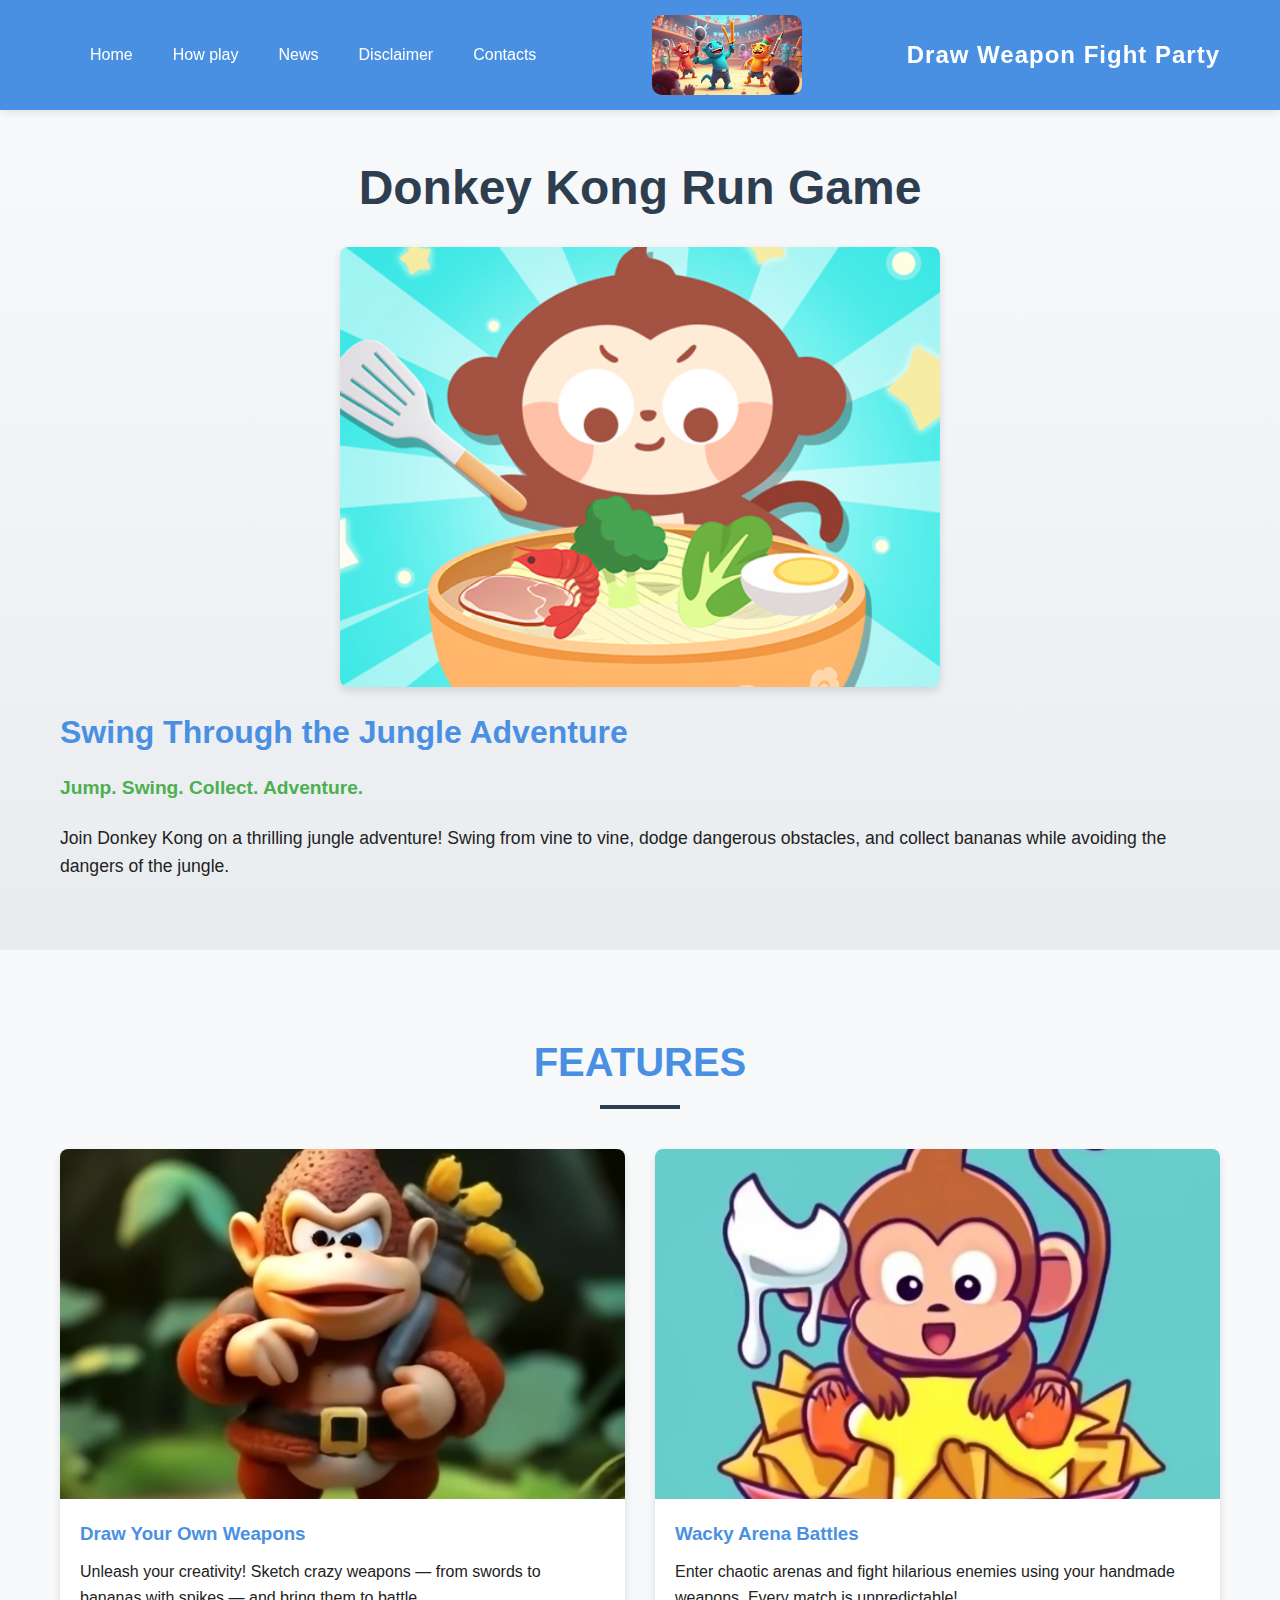
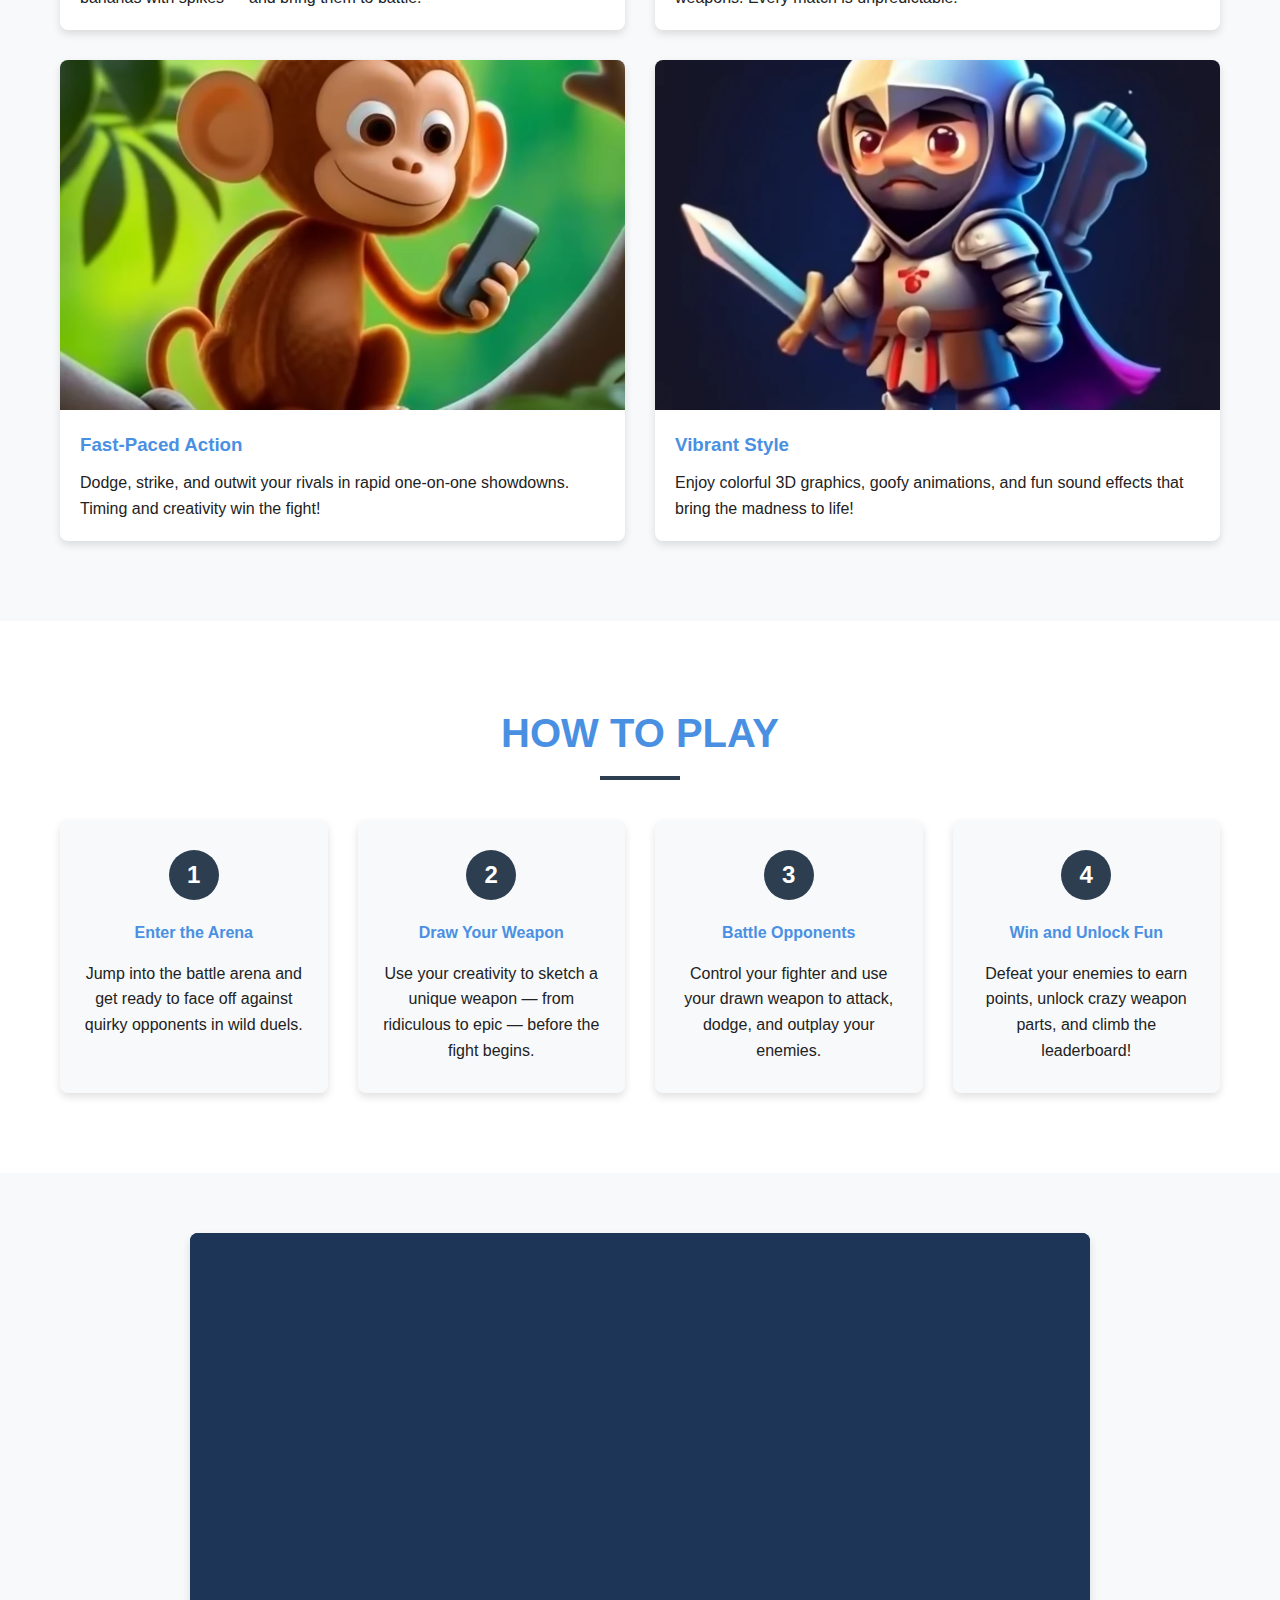
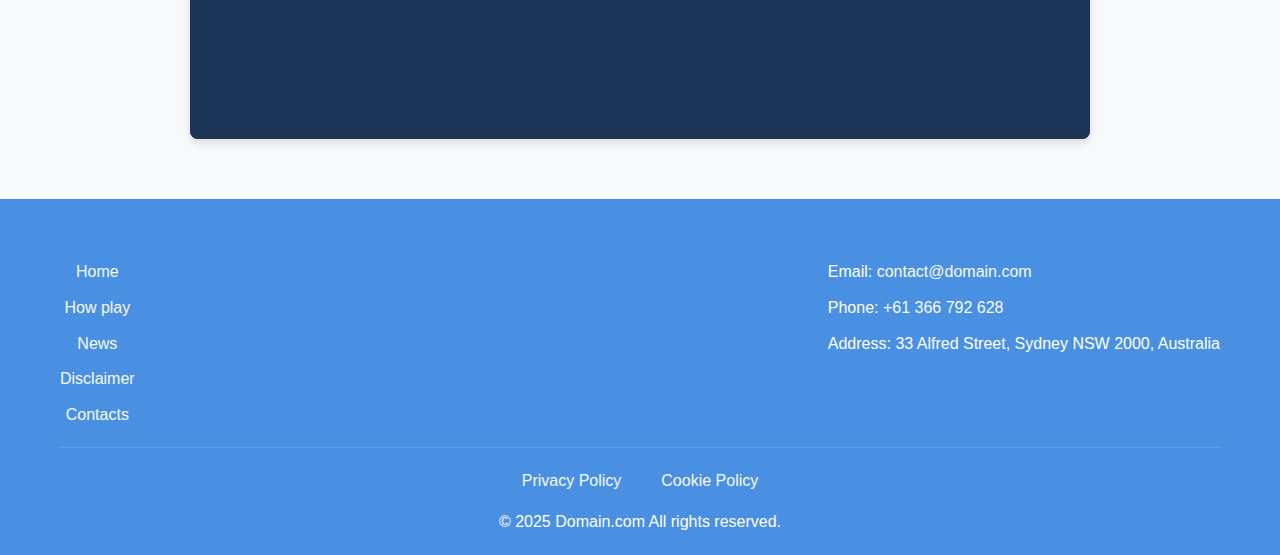
<file: index.html>
<!DOCTYPE html>
<html lang="en">
  <head>
    <meta charset="UTF-8" />
    <meta name="viewport" content="width=device-width, initial-scale=1.0" />
    <title>Chinese Food - Chef Dudu Game | Cook & Serve</title>
    <meta
      name="description"
      content="Play Chinese Food - Chef Dudu and become a master chef! Cook delicious Chinese dishes, serve customers, and manage your time in this fun cooking game."
    />
    <meta
      name="keywords"
      content="Red Ball, Christmas game, holiday game, puzzle game, adventure game, online game, free game"
    />

    <!-- Open Graph Tags -->
    <meta
      property="og:title"
      content="Red Ball Christmas Love Game - Roll Through Holiday Adventure"
    />
    <meta
      property="og:description"
      content="Play Red Ball Christmas Love Game - a festive adventure where you roll, jump and solve puzzles in a winter wonderland. Perfect holiday fun for all ages!"
    />
    <meta property="og:image" content="images/red-ball-christmas-og.jpg" />
    <meta property="og:url" content="https://domain.com" />
    <meta property="og:type" content="website" />

    <link rel="stylesheet" href="css/style.css" />
    <link rel="icon" href="images/favicon.ico" type="image/x-icon" />
  </head>
  <body>
    <div class="cookie-bar" id="cookieBar">
      <div class="cookie-content">
        <h3>Cookies.</h3>
        <p>
          By using this website you automatically accept that we use cookies.
          <a href="#" id="whatFor">What for?</a>
        </p>
        <button id="acceptCookies" class="btn-primary">Accept</button>
      </div>
    </div>

    <header>
      <div class="container">
        <nav>
          <div class="logo">
            <a href="./">RED BALL CHRISTMAS</a>
          </div>
          <div class="menu-toggle" id="menuToggle">
            <span></span>
            <span></span>
            <span></span>
          </div>
          <div>
            <img class="logo-img" src="./images/logo.jpg" alt="game logo" />
          </div>
          <ul class="nav-links" id="navLinks">
            <li><a href="./" class="active">Home</a></li>
            <li><a href="how-to-play.html">How play</a></li>
            <li><a href="news.html">News</a></li>
            <li><a href="disclaimer.html">Disclaimer</a></li>
            <li><a href="contacts.html">Contacts</a></li>
          </ul>
        </nav>
      </div>
    </header>

    <main>
      <section class="hero">
        <div class="container">
          <div class="hero-content">
            <div class="hero-text">
              <h1 class="game-title">Donkey Kong Run Game</h1>
              <div>
                <img
                  class="hero-image"
                  src="images/hero-img.jpg"
                  alt="Donkey Kong Run Game screenshot showing Donkey Kong swinging through the jungle"
                />
              </div>
              <h2 class="game-subtitle">Swing Through the Jungle Adventure</h2>
              <p class="game-tagline">Jump. Swing. Collect. Adventure.</p>
              <p class="game-description">
                Join Donkey Kong on a thrilling jungle adventure! Swing from
                vine to vine, dodge dangerous obstacles, and collect bananas
                while avoiding the dangers of the jungle.
              </p>
            </div>
          </div>
        </div>
      </section>

      <section class="features">
        <div class="container">
          <h2 class="section-title">FEATURES</h2>
          <div class="features-grid">
            <div class="feature">
              <img src="images/feature-1.png" alt="Draw Your Own Weapons" />
              <h3>Draw Your Own Weapons</h3>
              <p>
                Unleash your creativity! Sketch crazy weapons — from swords to
                bananas with spikes — and bring them to battle.
              </p>
            </div>
            <div class="feature">
              <img src="images/feature-2.png" alt="Battle in Funny Arenas" />
              <h3>Wacky Arena Battles</h3>
              <p>
                Enter chaotic arenas and fight hilarious enemies using your
                handmade weapons. Every match is unpredictable!
              </p>
            </div>
            <div class="feature">
              <img src="images/feature-3.png" alt="Fast and Fun Combat" />
              <h3>Fast-Paced Action</h3>
              <p>
                Dodge, strike, and outwit your rivals in rapid one-on-one
                showdowns. Timing and creativity win the fight!
              </p>
            </div>
            <div class="feature">
              <img
                src="images/feature-4.png"
                alt="Bright Graphics and Crazy Sound Effects"
              />
              <h3>Vibrant Style</h3>
              <p>
                Enjoy colorful 3D graphics, goofy animations, and fun sound
                effects that bring the madness to life!
              </p>
            </div>
          </div>
        </div>
      </section>

      <section class="how-to-play">
        <div class="container">
          <h2 class="section-title">HOW TO PLAY</h2>
          <div class="steps-container">
            <div class="step">
              <div class="step-number">1</div>
              <h3>Enter the Arena</h3>
              <p>
                Jump into the battle arena and get ready to face off against
                quirky opponents in wild duels.
              </p>
            </div>
            <div class="step">
              <div class="step-number">2</div>
              <h3>Draw Your Weapon</h3>
              <p>
                Use your creativity to sketch a unique weapon — from ridiculous
                to epic — before the fight begins.
              </p>
            </div>
            <div class="step">
              <div class="step-number">3</div>
              <h3>Battle Opponents</h3>
              <p>
                Control your fighter and use your drawn weapon to attack, dodge,
                and outplay your enemies.
              </p>
            </div>
            <div class="step">
              <div class="step-number">4</div>
              <h3>Win and Unlock Fun</h3>
              <p>
                Defeat your enemies to earn points, unlock crazy weapon parts,
                and climb the leaderboard!
              </p>
            </div>
          </div>
        </div>
      </section>

      <section class="game-section">
        <div class="container">
          <div class="game-container">
            <iframe id="gameFrame" src="game.html" allowfullscreen></iframe>
          </div>
        </div>
      </section>
    </main>

    <footer>
      <div class="container">
        <div class="footer-content">
          <div class="footer-contact">
            <p>
              Email: <a href="mailto:contact@domain.com">contact@domain.com</a>
            </p>
            <p>Phone: <a href="tel:+61293744000">+61 2 9374 4000</a></p>
            <p>Address: 48 Liverpool St, Sydney NSW 2000, Australia</p>
          </div>
          <div class="footer-links">
            <ul>
              <li><a href="./">Home</a></li>
              <li><a href="how-to-play.html">How play</a></li>
              <li><a href="news.html">News</a></li>
              <li><a href="disclaimer.html">Disclaimer</a></li>
              <li><a href="contacts.html">Contacts</a></li>
            </ul>
          </div>
        </div>
        <div class="footer-bottom">
          <div class="policy-container">
            <a class="policy-link" href="privacy-policy.html">Privacy Policy</a
            ><a class="policy-link" href="cookie-policy.html">Cookie Policy</a>
          </div>
          <p>&copy; 2025 Red Ball Christmas Love Game. All rights reserved.</p>
        </div>
      </div>
    </footer>

    <script src="js/script.js"></script>
  </body>
</html>
</file>
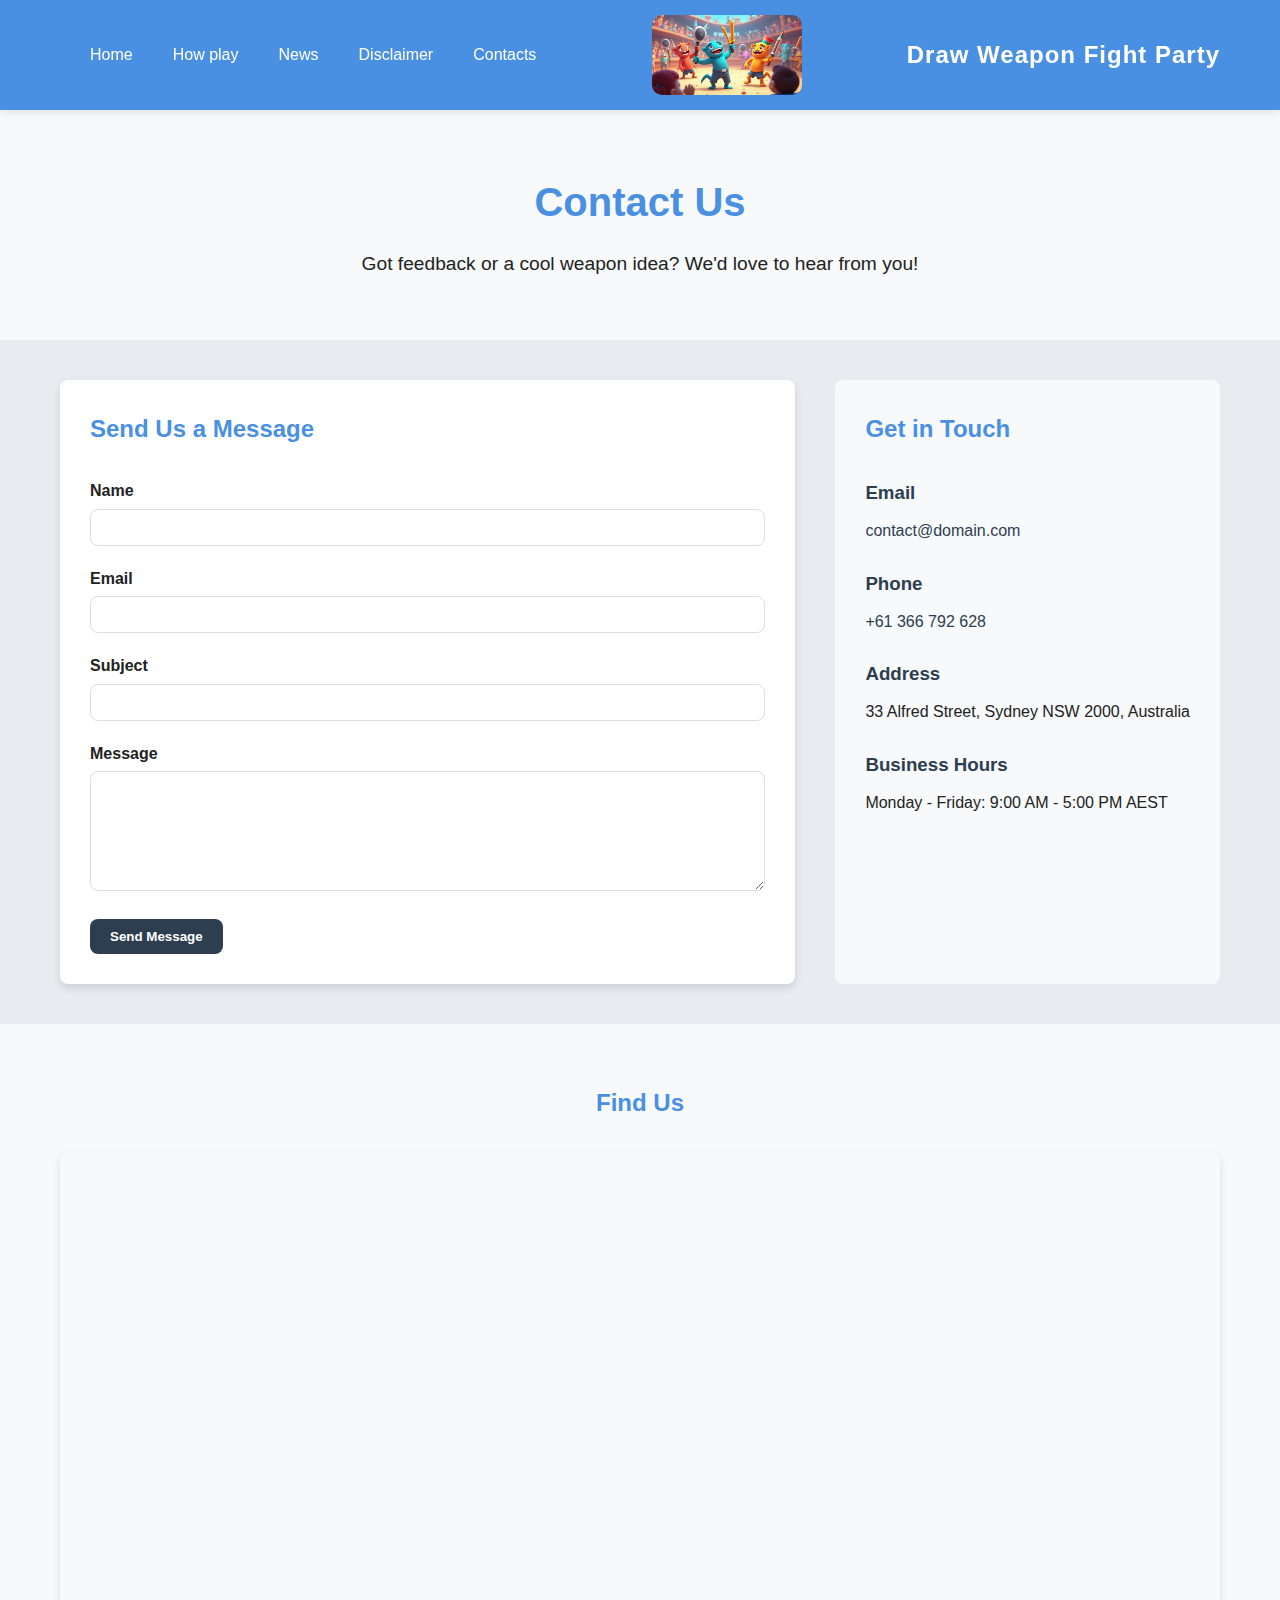
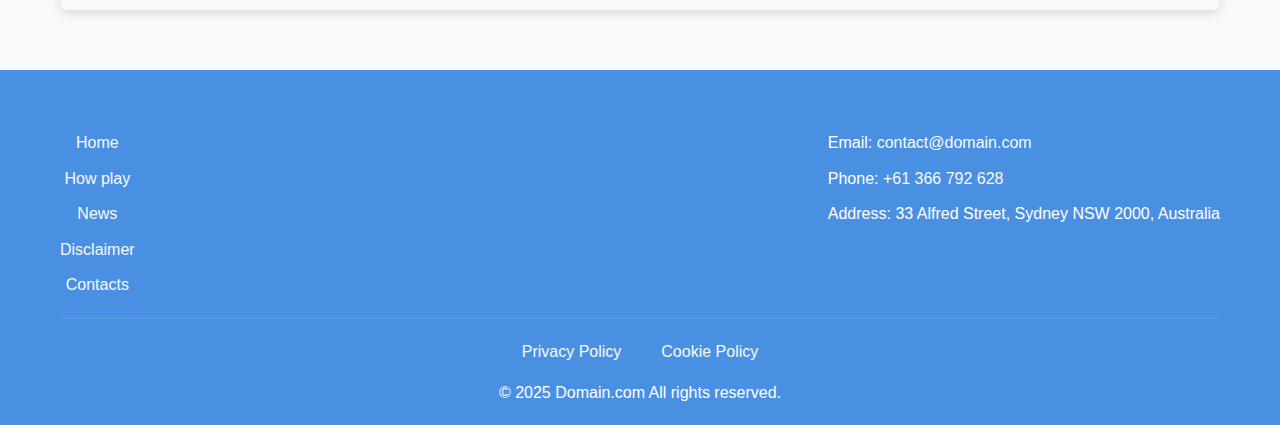
<file: contacts.html>
<!DOCTYPE html>
<html lang="en">
  <head>
    <meta charset="UTF-8" />
    <meta name="viewport" content="width=device-width, initial-scale=1.0" />
    <title>Contact Us - Red Ball Christmas Love Game</title>
    <meta
      name="description"
      content="Contact the Red Ball Christmas Love Game team for support, feedback, or business inquiries. We're here to help!"
    />
    <meta
      name="keywords"
      content="Red Ball contact, game support, feedback, contact us, Red Ball Christmas"
    />

    <!-- Open Graph Tags -->
    <meta
      property="og:title"
      content="Contact Us - Red Ball Christmas Love Game"
    />
    <meta
      property="og:description"
      content="Contact the Red Ball Christmas Love Game team for support, feedback, or business inquiries. We're here to help!"
    />
    <meta property="og:image" content="images/red-ball-christmas-og.jpg" />
    <meta property="og:url" content="https://domain.com/contacts.html" />
    <meta property="og:type" content="website" />

    <link rel="stylesheet" href="css/style.css" />
    <link rel="icon" href="images/favicon.ico" type="image/x-icon" />
  </head>
  <body>
    <div class="cookie-bar" id="cookieBar">
      <div class="cookie-content">
        <h3>Cookies.</h3>
        <p>
          By using this website you automatically accept that we use cookies.
          <a href="#" id="whatFor">What for?</a>
        </p>
        <button id="acceptCookies" class="btn-primary">Accept</button>
      </div>
    </div>

    <header>
      <div class="container">
        <nav>
          <div class="logo">
            <a href="./">RED BALL CHRISTMAS</a>
          </div>
          <div class="menu-toggle" id="menuToggle">
            <span></span>
            <span></span>
            <span></span>
          </div>
          <div>
            <img class="logo-img" src="./images/logo.jpg" alt="game logo" />
          </div>
          <ul class="nav-links" id="navLinks">
            <li><a href="./" class="active">Home</a></li>
            <li><a href="how-to-play.html">How play</a></li>
            <li><a href="news.html">News</a></li>
            <li><a href="disclaimer.html">Disclaimer</a></li>
            <li><a href="contacts.html">Contacts</a></li>
          </ul>
        </nav>
      </div>
    </header>

    <main>
      <section class="page-header">
        <div class="container">
          <h1>Contact Us</h1>
          <p>Have questions or feedback? We'd love to hear from you!</p>
        </div>
      </section>

      <section class="contact-section">
        <div class="container">
          <div class="contact-grid">
            <div class="contact-info">
              <h2>Get in Touch</h2>
              <div class="contact-item">
                <h3>Email</h3>
                <p>
                  <a href="mailto:contact@domain.com">contact@domain.com</a>
                </p>
              </div>
              <div class="contact-item">
                <h3>Phone</h3>
                <p><a href="tel:+61366792628">+61 366 792 628</a></p>
              </div>
              <div class="contact-item">
                <h3>Address</h3>
                <p>33 Alfred Street, Sydney NSW 2000, Australia</p>
              </div>
              <div class="contact-item">
                <h3>Business Hours</h3>
                <p>Monday - Friday: 9:00 AM - 5:00 PM AEST</p>
              </div>
            </div>
            <div class="contact-form-container">
              <h2>Send Us a Message</h2>
              <form id="pageContactForm" class="contact-form">
                <div class="form-group">
                  <label for="contactName">Name</label>
                  <input type="text" id="contactName" name="name" required />
                </div>
                <div class="form-group">
                  <label for="contactEmail">Email</label>
                  <input type="email" id="contactEmail" name="email" required />
                </div>
                <div class="form-group">
                  <label for="contactSubject">Subject</label>
                  <input
                    type="text"
                    id="contactSubject"
                    name="subject"
                    required
                  />
                </div>
                <div class="form-group">
                  <label for="contactMessage">Message</label>
                  <textarea
                    id="contactMessage"
                    name="message"
                    required
                  ></textarea>
                </div>
                <button type="submit" class="btn-primary">Send Message</button>
              </form>
            </div>
          </div>
        </div>
      </section>

      <section class="map-section">
        <div class="container">
          <h2>Find Us</h2>
          <div class="map-container">
            <iframe
              src="https://www.google.com/maps?q=33+Alfred+Street,+Sydney+NSW+2000,+Australia&hl=en&output=embed"
              width="100%"
              height="450"
              style="border: 0"
              allowfullscreen=""
              loading="lazy"
            ></iframe>
          </div>
        </div>
      </section>
    </main>

    <footer>
      <div class="container">
        <div class="footer-content">
          <div class="footer-contact">
            <p>
              Email: <a href="mailto:contact@domain.com">contact@domain.com</a>
            </p>
            <p>Phone: <a href="tel:+61293744000">+61 2 9374 4000</a></p>
            <p>Address: 48 Liverpool St, Sydney NSW 2000, Australia</p>
          </div>
          <div class="footer-links">
            <ul>
              <li><a href="./">Home</a></li>
              <li><a href="how-to-play.html">How play</a></li>
              <li><a href="news.html">News</a></li>
              <li><a href="disclaimer.html">Disclaimer</a></li>
              <li><a href="contacts.html">Contacts</a></li>
            </ul>
          </div>
        </div>
        <div class="footer-bottom">
          <div class="policy-container">
            <a class="policy-link" href="privacy-policy.html">Privacy Policy</a
            ><a class="policy-link" href="cookie-policy.html">Cookie Policy</a>
          </div>
          <p>&copy; 2025 Red Ball Christmas Love Game. All rights reserved.</p>
        </div>
      </div>
    </footer>

    <script src="js/script.js"></script>
  </body>
</html>
</file>
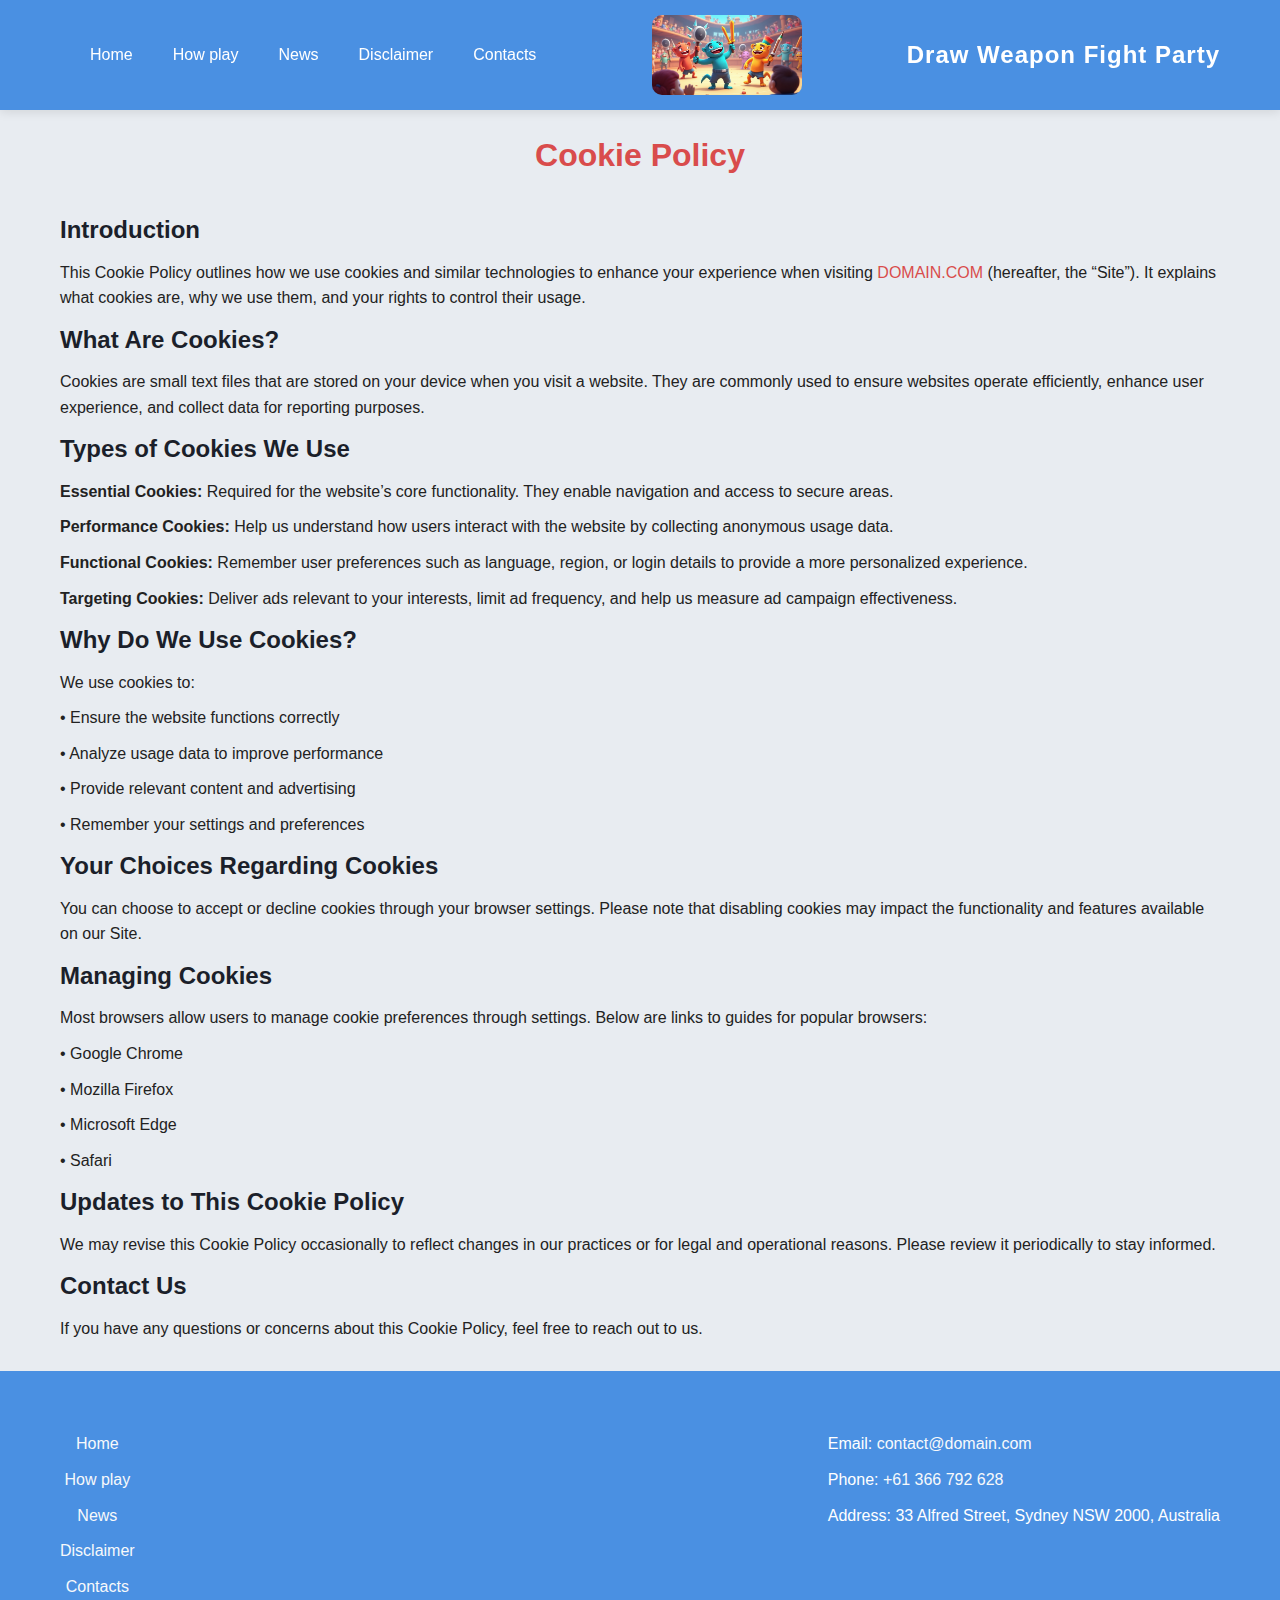
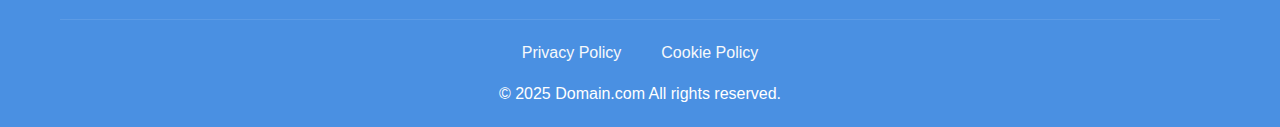
<file: cookie-policy.html>
<!DOCTYPE html>
<html lang="en">
  <head>
    <meta charset="UTF-8" />
    <meta name="viewport" content="width=device-width, initial-scale=1.0" />
    <!-- Standard Meta Tags -->
    <meta
      name="description"
      content="Learn how we use cookies to enhance your browsing experience and provide personalized content on our website."
    />
    <meta
      name="keywords"
      content="Cookie Policy, cookies, browser data, tracking, user experience, website cookies"
    />

    <!-- Open Graph Tags -->
    <meta property="og:title" content="Cookie Policy - How We Use Cookies" />
    <meta
      property="og:description"
      content="Learn how we use cookies to enhance your browsing experience and provide personalized content on our website."
    />
    <meta property="og:image" content="images/cookie-policy-og.jpg" />
    <meta property="og:url" content="https://domain.com/cookie-policy" />
    <meta property="og:type" content="website" />

    <link rel="stylesheet" href="css/style.css" />
    <link rel="icon" href="images/favicon.ico" type="image/x-icon" />
    <title>Cookie Preferences</title>
  </head>
  <body>
    <header>
      <div class="container">
        <nav>
          <div class="logo">
            <a href="./">RED BALL CHRISTMAS</a>
          </div>
          <div class="menu-toggle" id="menuToggle">
            <span></span>
            <span></span>
            <span></span>
          </div>
          <div>
            <img class="logo-img" src="./images/logo.jpg" alt="game logo" />
          </div>
          <ul class="nav-links" id="navLinks">
            <li><a href="./" class="active">Home</a></li>
            <li><a href="how-to-play.html">How play</a></li>
            <li><a href="news.html">News</a></li>
            <li><a href="disclaimer.html">Disclaimer</a></li>
            <li><a href="contacts.html">Contacts</a></li>
          </ul>
        </nav>
      </div>
    </header>

    <main class="container">
      <div class="cookie-policy">
        <h1 class="cookie-main-title">Cookie Policy</h1>
        <h2 class="cookie-title">Introduction</h2>
        <p class="cookie-text">
          This Cookie Policy outlines how we use cookies and similar
          technologies to enhance your experience when visiting
          <span class="cookie-accent">DOMAIN.COM</span>
          (hereafter, the “Site”). It explains what cookies are, why we use
          them, and your rights to control their usage.
        </p>

        <h2 class="cookie-title">What Are Cookies?</h2>
        <p class="cookie-text">
          Cookies are small text files that are stored on your device when you
          visit a website. They are commonly used to ensure websites operate
          efficiently, enhance user experience, and collect data for reporting
          purposes.
        </p>

        <h2 class="cookie-title">Types of Cookies We Use</h2>
        <p class="cookie-text">
          <strong>Essential Cookies:</strong> Required for the website’s core
          functionality. They enable navigation and access to secure areas.
        </p>
        <p class="cookie-text">
          <strong>Performance Cookies:</strong> Help us understand how users
          interact with the website by collecting anonymous usage data.
        </p>
        <p class="cookie-text">
          <strong>Functional Cookies:</strong> Remember user preferences such as
          language, region, or login details to provide a more personalized
          experience.
        </p>
        <p class="cookie-text">
          <strong>Targeting Cookies:</strong> Deliver ads relevant to your
          interests, limit ad frequency, and help us measure ad campaign
          effectiveness.
        </p>

        <h2 class="cookie-title">Why Do We Use Cookies?</h2>
        <p class="cookie-text">We use cookies to:</p>
        <p class="cookie-text">• Ensure the website functions correctly</p>
        <p class="cookie-text">• Analyze usage data to improve performance</p>
        <p class="cookie-text">• Provide relevant content and advertising</p>
        <p class="cookie-text">• Remember your settings and preferences</p>

        <h2 class="cookie-title">Your Choices Regarding Cookies</h2>
        <p class="cookie-text">
          You can choose to accept or decline cookies through your browser
          settings. Please note that disabling cookies may impact the
          functionality and features available on our Site.
        </p>

        <h2 class="cookie-title">Managing Cookies</h2>
        <p class="cookie-text">
          Most browsers allow users to manage cookie preferences through
          settings. Below are links to guides for popular browsers:
        </p>
        <p class="cookie-text">• Google Chrome</p>
        <p class="cookie-text">• Mozilla Firefox</p>
        <p class="cookie-text">• Microsoft Edge</p>
        <p class="cookie-text">• Safari</p>

        <h2 class="cookie-title">Updates to This Cookie Policy</h2>
        <p class="cookie-text">
          We may revise this Cookie Policy occasionally to reflect changes in
          our practices or for legal and operational reasons. Please review it
          periodically to stay informed.
        </p>

        <h2 class="cookie-title">Contact Us</h2>
        <p class="cookie-text">
          If you have any questions or concerns about this Cookie Policy, feel
          free to reach out to us.
        </p>
      </div>
    </main>

    <footer>
      <div class="container">
        <div class="footer-content">
          <div class="footer-contact">
            <p>
              Email: <a href="mailto:contact@domain.com">contact@domain.com</a>
            </p>
            <p>Phone: <a href="tel:+61293744000">+61 2 9374 4000</a></p>
            <p>Address: 48 Liverpool St, Sydney NSW 2000, Australia</p>
          </div>
          <div class="footer-links">
            <ul>
              <li><a href="./">Home</a></li>
              <li><a href="how-to-play.html">How play</a></li>
              <li><a href="news.html">News</a></li>
              <li><a href="disclaimer.html">Disclaimer</a></li>
              <li><a href="contacts.html">Contacts</a></li>
            </ul>
          </div>
        </div>
        <div class="footer-bottom">
          <div class="policy-container">
            <a class="policy-link" href="privacy-policy.html">Privacy Policy</a
            ><a class="policy-link" href="cookie-policy.html">Cookie Policy</a>
          </div>
          <p>&copy; 2025 Red Ball Christmas Love Game. All rights reserved.</p>
        </div>
      </div>
    </footer>

    <script src="js/script.js"></script>
  </body>
</html>
</file>
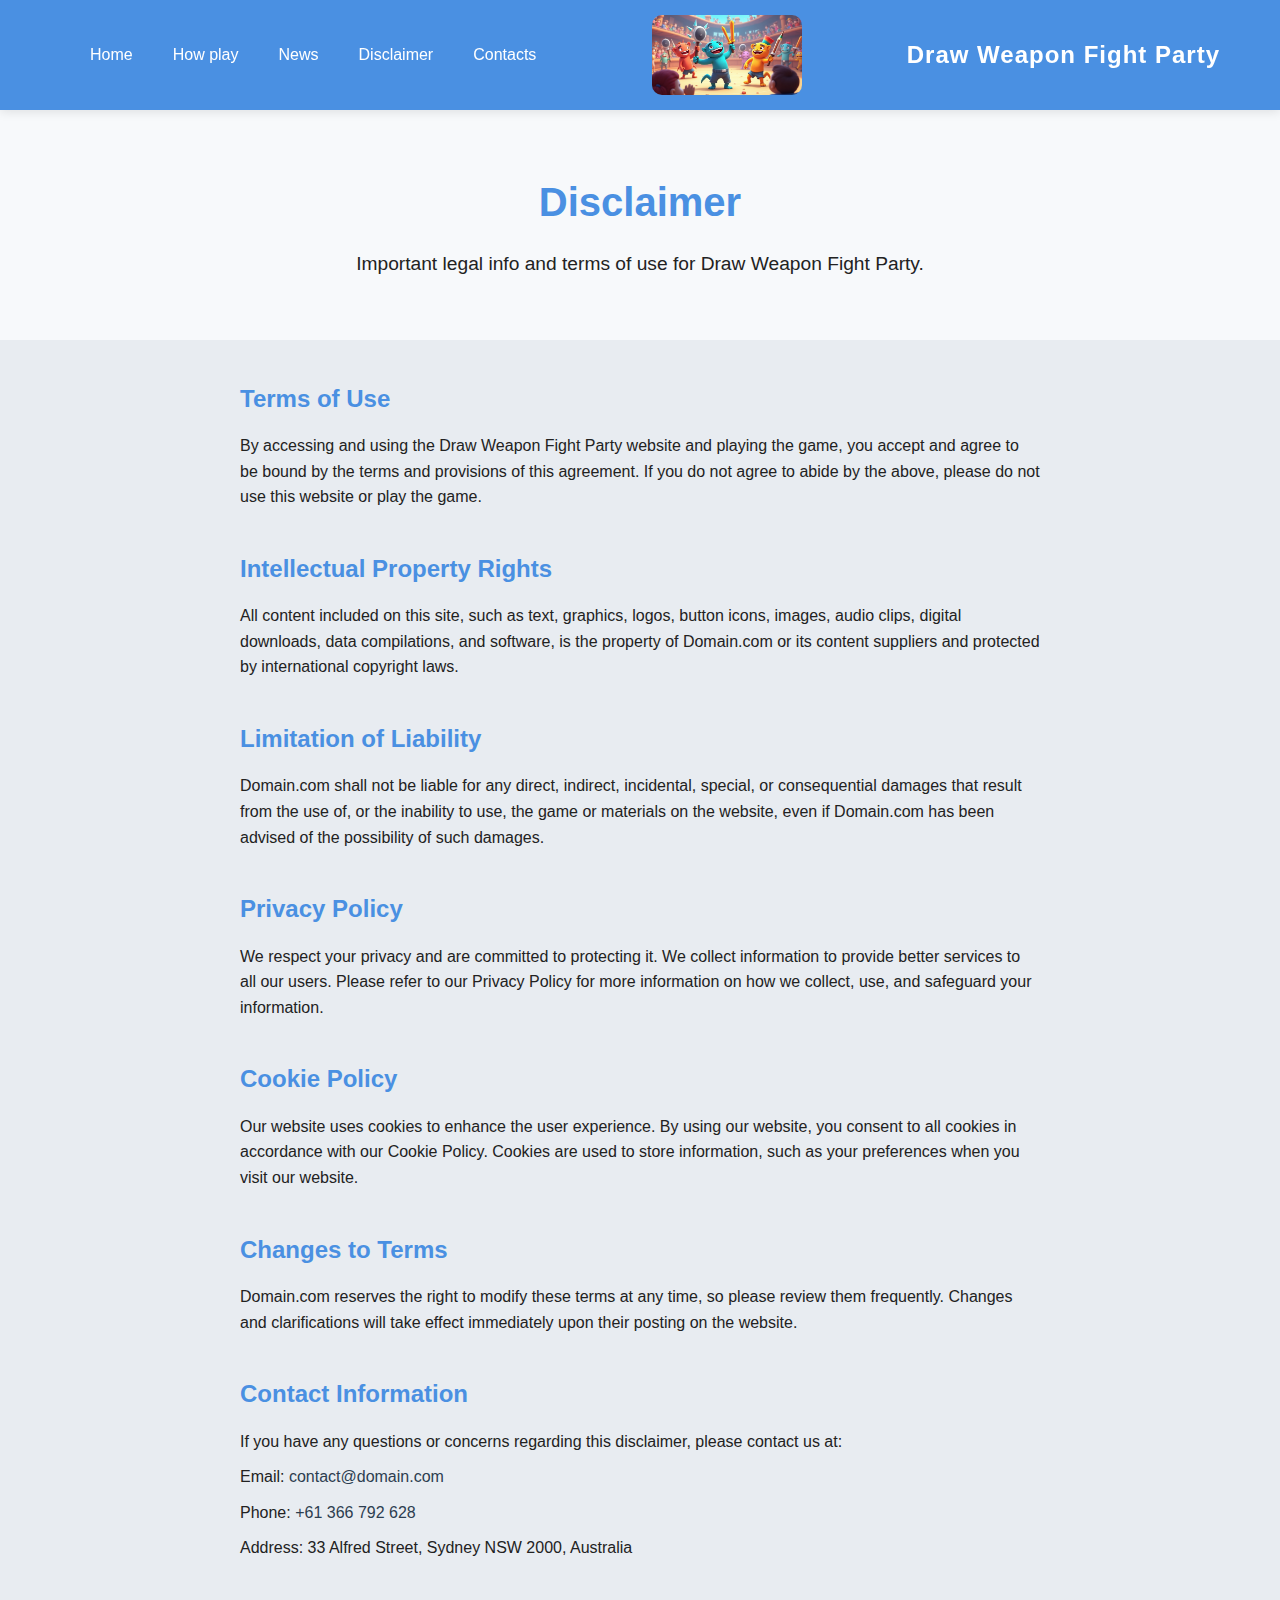
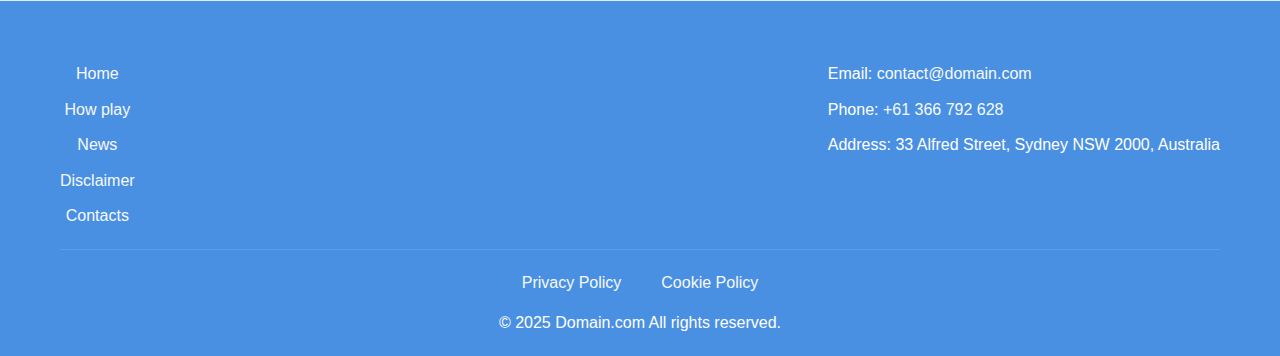
<file: disclaimer.html>
<!DOCTYPE html>
<html lang="en">
  <head>
    <meta charset="UTF-8" />
    <meta name="viewport" content="width=device-width, initial-scale=1.0" />
    <title>Disclaimer - Red Ball Christmas Love Game</title>
    <meta
      name="description"
      content="Legal disclaimer and terms of use for Red Ball Christmas Love Game website and game content."
    />
    <meta
      name="keywords"
      content="Red Ball disclaimer, terms of use, legal, privacy policy, game terms"
    />

    <!-- Open Graph Tags -->
    <meta
      property="og:title"
      content="Disclaimer - Red Ball Christmas Love Game"
    />
    <meta
      property="og:description"
      content="Legal disclaimer and terms of use for Red Ball Christmas Love Game website and game content."
    />
    <meta property="og:image" content="images/red-ball-christmas-og.jpg" />
    <meta property="og:url" content="https://domain.com/disclaimer.html" />
    <meta property="og:type" content="website" />

    <link rel="stylesheet" href="css/style.css" />
    <link rel="icon" href="images/favicon.ico" type="image/x-icon" />
  </head>
  <body>
    <div class="cookie-bar" id="cookieBar">
      <div class="cookie-content">
        <h3>Cookies.</h3>
        <p>
          By using this website you automatically accept that we use cookies.
          <a href="#" id="whatFor">What for?</a>
        </p>
        <button id="acceptCookies" class="btn-primary">Accept</button>
      </div>
    </div>

    <header>
      <div class="container">
        <nav>
          <div class="logo">
            <a href="./">RED BALL CHRISTMAS</a>
          </div>
          <div class="menu-toggle" id="menuToggle">
            <span></span>
            <span></span>
            <span></span>
          </div>
          <div>
            <img class="logo-img" src="./images/logo.jpg" alt="game logo" />
          </div>
          <ul class="nav-links" id="navLinks">
            <li><a href="./" class="active">Home</a></li>
            <li><a href="how-to-play.html">How play</a></li>
            <li><a href="news.html">News</a></li>
            <li><a href="disclaimer.html">Disclaimer</a></li>
            <li><a href="contacts.html">Contacts</a></li>
          </ul>
        </nav>
      </div>
    </header>

    <main>
      <section class="page-header">
        <div class="container">
          <h1>Disclaimer</h1>
          <p>Legal information and terms of use</p>
        </div>
      </section>

      <section class="disclaimer-section">
        <div class="container">
          <div class="disclaimer-content">
            <div class="disclaimer-item">
              <h2>Terms of Use</h2>
              <p>
                By accessing and using the Draw Weapon Fight Party website and
                playing the game, you accept and agree to be bound by the terms
                and provisions of this agreement. If you do not agree to abide
                by the above, please do not use this website or play the game.
              </p>
            </div>

            <div class="disclaimer-item">
              <h2>Intellectual Property Rights</h2>
              <p>
                All content included on this site, such as text, graphics,
                logos, button icons, images, audio clips, digital downloads,
                data compilations, and software, is the property of Domain.com
                or its content suppliers and protected by international
                copyright laws.
              </p>
            </div>

            <div class="disclaimer-item">
              <h2>Limitation of Liability</h2>
              <p>
                Domain.com shall not be liable for any direct, indirect,
                incidental, special, or consequential damages that result from
                the use of, or the inability to use, the game or materials on
                the website, even if Domain.com has been advised of the
                possibility of such damages.
              </p>
            </div>

            <div class="disclaimer-item">
              <h2>Privacy Policy</h2>
              <p>
                We respect your privacy and are committed to protecting it. We
                collect information to provide better services to all our users.
                Please refer to our Privacy Policy for more information on how
                we collect, use, and safeguard your information.
              </p>
            </div>

            <div class="disclaimer-item">
              <h2>Cookie Policy</h2>
              <p>
                Our website uses cookies to enhance the user experience. By
                using our website, you consent to all cookies in accordance with
                our Cookie Policy. Cookies are used to store information, such
                as your preferences when you visit our website.
              </p>
            </div>

            <div class="disclaimer-item">
              <h2>Changes to Terms</h2>
              <p>
                Domain.com reserves the right to modify these terms at any time,
                so please review them frequently. Changes and clarifications
                will take effect immediately upon their posting on the website.
              </p>
            </div>

            <div class="disclaimer-item">
              <h2>Contact Information</h2>
              <p>
                If you have any questions or concerns regarding this disclaimer,
                please contact us at:
              </p>
              <p>
                Email:
                <a href="mailto:contact@domain.com">contact@domain.com</a>
              </p>
              <p>Phone: <a href="tel:+61366792628">+61 366 792 628</a></p>
              <p>Address: 33 Alfred Street, Sydney NSW 2000, Australia</p>
            </div>
          </div>
        </div>
      </section>
    </main>

    <footer>
      <div class="container">
        <div class="footer-content">
          <div class="footer-contact">
            <p>
              Email: <a href="mailto:contact@domain.com">contact@domain.com</a>
            </p>
            <p>Phone: <a href="tel:+61293744000">+61 2 9374 4000</a></p>
            <p>Address: 48 Liverpool St, Sydney NSW 2000, Australia</p>
          </div>
          <div class="footer-links">
            <ul>
              <li><a href="./">Home</a></li>
              <li><a href="how-to-play.html">How play</a></li>
              <li><a href="news.html">News</a></li>
              <li><a href="disclaimer.html">Disclaimer</a></li>
              <li><a href="contacts.html">Contacts</a></li>
            </ul>
          </div>
        </div>
        <div class="footer-bottom">
          <div class="policy-container">
            <a class="policy-link" href="privacy-policy.html">Privacy Policy</a
            ><a class="policy-link" href="cookie-policy.html">Cookie Policy</a>
          </div>
          <p>&copy; 2025 Red Ball Christmas Love Game. All rights reserved.</p>
        </div>
      </div>
    </footer>

    <script src="js/script.js"></script>
  </body>
</html>
</file>
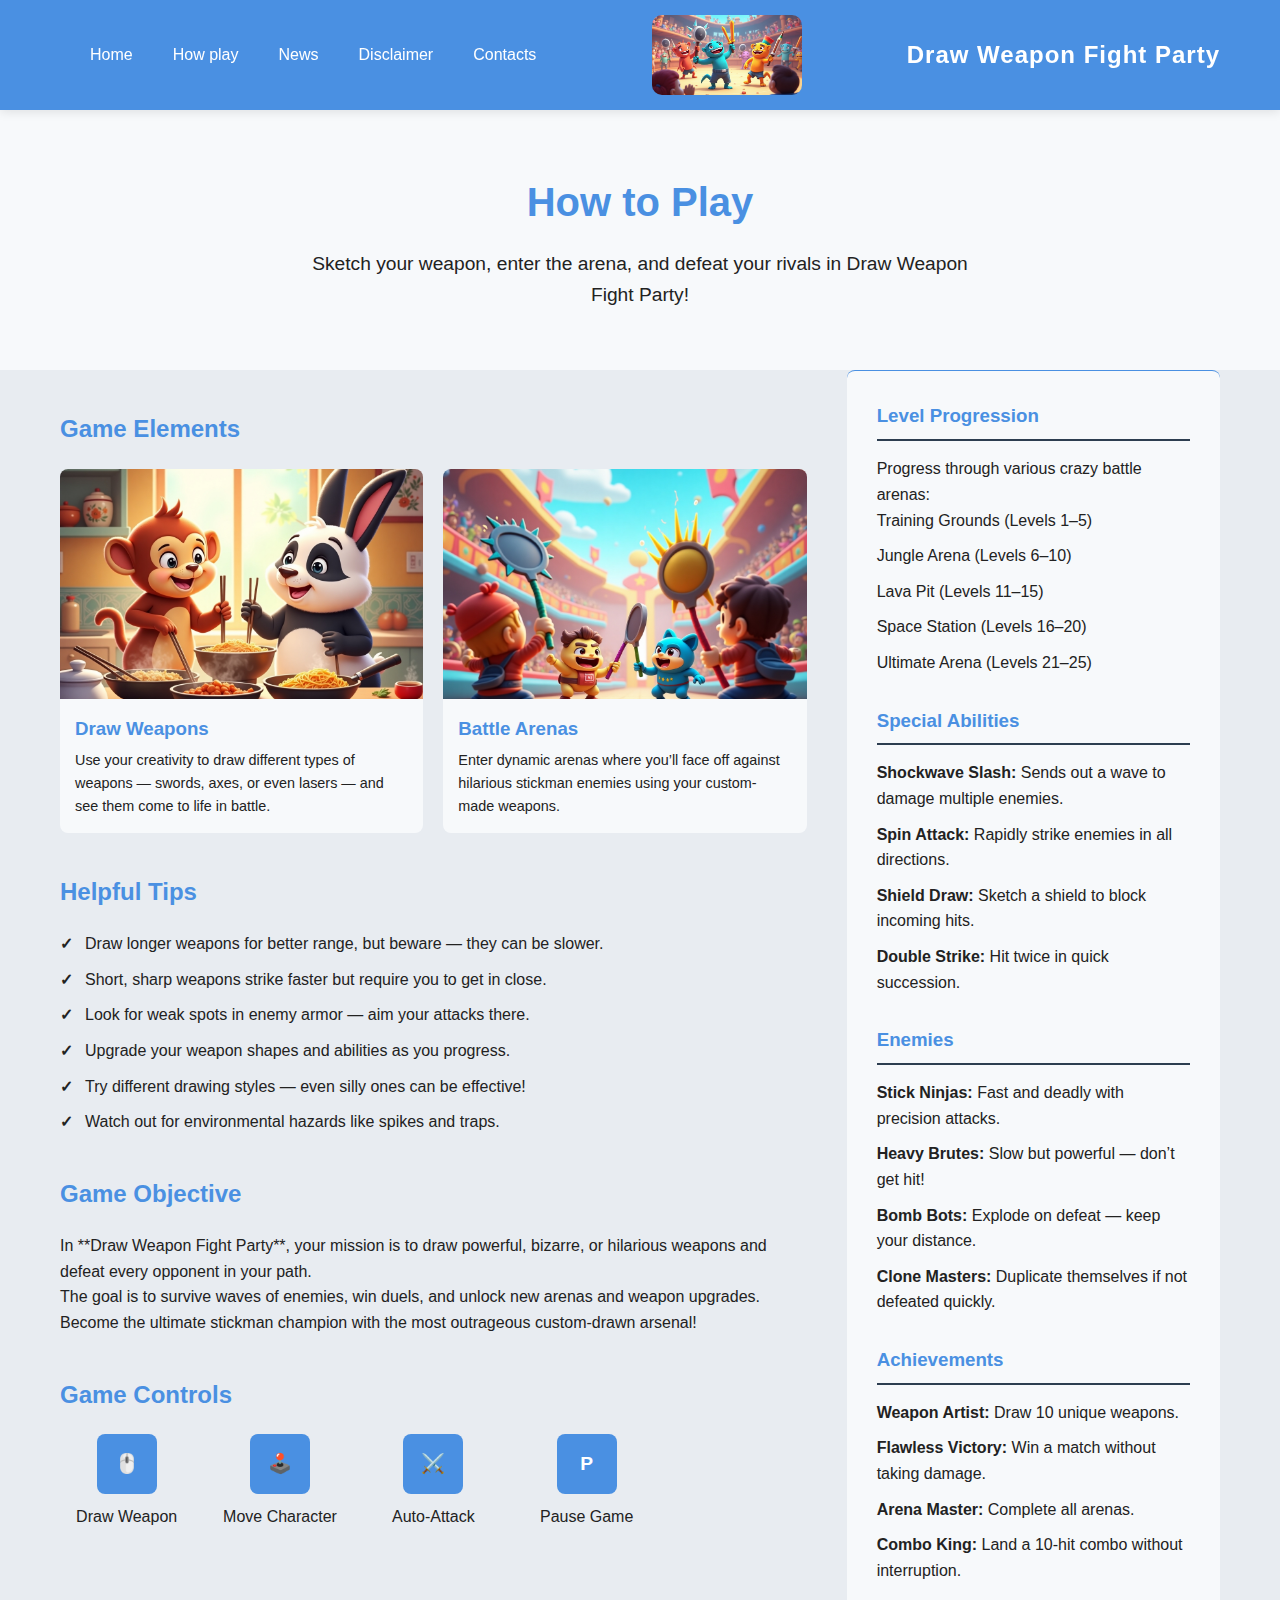
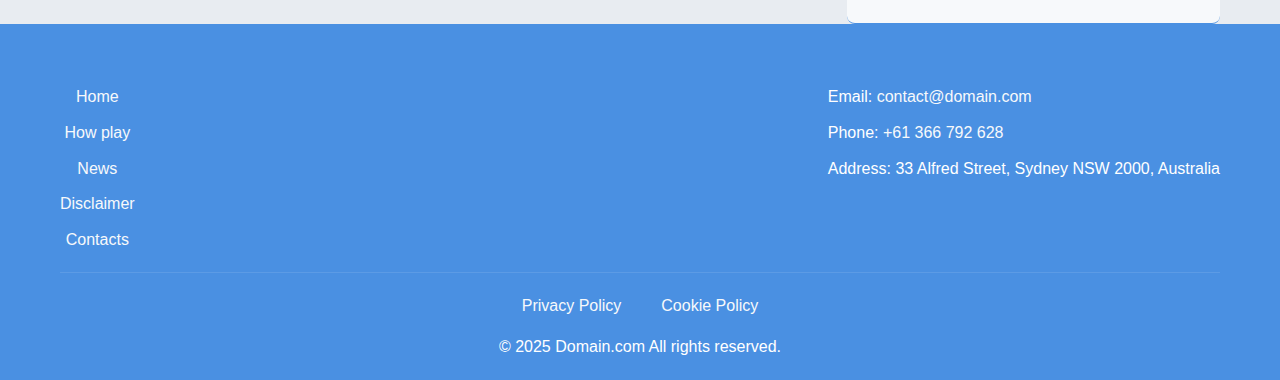
<file: how-to-play.html>
<!DOCTYPE html>
<html lang="en">
  <head>
    <meta charset="UTF-8" />
    <meta name="viewport" content="width=device-width, initial-scale=1.0" />
    <title>How to Play - Red Ball Christmas Love Game</title>
    <meta
      name="description"
      content="Learn how to play Red Ball Christmas Love Game with our comprehensive guide. Master controls, discover tips and tricks, and conquer all levels."
    />
    <meta
      name="keywords"
      content="Red Ball how to play, game instructions, game controls, Red Ball Christmas, game guide"
    />

    <!-- Open Graph Tags -->
    <meta
      property="og:title"
      content="How to Play - Red Ball Christmas Love Game"
    />
    <meta
      property="og:description"
      content="Learn how to play Red Ball Christmas Love Game with our comprehensive guide. Master controls, discover tips and tricks, and conquer all levels."
    />
    <meta property="og:image" content="images/red-ball-christmas-og.jpg" />
    <meta property="og:url" content="https://domain.com/how-to-play.html" />
    <meta property="og:type" content="website" />

    <link rel="stylesheet" href="css/style.css" />
    <link rel="icon" href="images/favicon.ico" type="image/x-icon" />
  </head>
  <body>
    <div class="cookie-bar" id="cookieBar">
      <div class="cookie-content">
        <h3>Cookies.</h3>
        <p>
          By using this website you automatically accept that we use cookies.
          <a href="#" id="whatFor">What for?</a>
        </p>
        <button id="acceptCookies" class="btn-primary">Accept</button>
      </div>
    </div>

    <header>
      <div class="container">
        <nav>
          <div class="logo">
            <a href="./">RED BALL CHRISTMAS</a>
          </div>
          <div class="menu-toggle" id="menuToggle">
            <span></span>
            <span></span>
            <span></span>
          </div>
          <div>
            <img class="logo-img" src="./images/logo.jpg" alt="game logo" />
          </div>
          <ul class="nav-links" id="navLinks">
            <li><a href="./" class="active">Home</a></li>
            <li><a href="how-to-play.html">How play</a></li>
            <li><a href="news.html">News</a></li>
            <li><a href="disclaimer.html">Disclaimer</a></li>
            <li><a href="contacts.html">Contacts</a></li>
          </ul>
        </nav>
      </div>
    </header>

    <main>
      <section class="page-header">
        <div class="container">
          <h1 class="instructions-main-title">How to Master the Game</h1>
          <p>
            Learn the essential controls and strategies to conquer every
            challenge in the Red Ball Winter Quest.
          </p>
        </div>
      </section>

      <section class="instructions-section">
        <div class="container">
          <div class="instructions-grid">
            <div class="instructions-content">
      
              <div class="instructions-item">
                <h2>Game Elements</h2>
                <div class="elements-grid">
                  <div class="element">
                    <img src="images/play-1.jpg" alt="Draw Weapons" />
                    <h3>Draw Weapons</h3>
                    <p>
                      Use your creativity to draw different types of weapons — swords, axes, or even lasers — and see them come to life in battle.
                    </p>
                  </div>
                  <div class="element">
                    <img src="images/play-2.jpg" alt="Battle Arenas" />
                    <h3>Battle Arenas</h3>
                    <p>
                      Enter dynamic arenas where you’ll face off against hilarious stickman enemies using your custom-made weapons.
                    </p>
                  </div>
                </div>
              </div>
      
              <div class="instructions-item">
                <h2>Helpful Tips</h2>
                <ul class="tips-list">
                  <li>Draw longer weapons for better range, but beware — they can be slower.</li>
                  <li>Short, sharp weapons strike faster but require you to get in close.</li>
                  <li>Look for weak spots in enemy armor — aim your attacks there.</li>
                  <li>Upgrade your weapon shapes and abilities as you progress.</li>
                  <li>Try different drawing styles — even silly ones can be effective!</li>
                  <li>Watch out for environmental hazards like spikes and traps.</li>
                </ul>
              </div>  
      
              <div class="instructions-item">
                <h2>Game Objective</h2>
                <p>
                  In **Draw Weapon Fight Party**, your mission is to draw powerful, bizarre, or hilarious weapons and defeat every opponent in your path.
                </p>
                <p>
                  The goal is to survive waves of enemies, win duels, and unlock new arenas and weapon upgrades. Become the ultimate stickman champion with the most outrageous custom-drawn arsenal!
                </p>
              </div>
              
              <div class="instructions-item">
                <h2>Game Controls</h2>
                <div class="controls-grid">
                  <div class="control">
                    <div class="key-icon">🖱️</div>
                    <p>Draw Weapon</p>
                  </div>
                  <div class="control">
                    <div class="key-icon">🕹️</div>
                    <p>Move Character</p>
                  </div>
                  <div class="control">
                    <div class="key-icon">⚔️</div>
                    <p>Auto-Attack</p>
                  </div>
                  <div class="control">
                    <div class="key-icon">P</div>
                    <p>Pause Game</p>
                  </div>
                </div>
              </div>
              
            </div>
      
            <div class="instructions-sidebar">
              <div class="sidebar-item">
                <h3>Level Progression</h3>
                <p>
                  Progress through various crazy battle arenas:
                </p>
                <ul>
                  <li>Training Grounds (Levels 1–5)</li>
                  <li>Jungle Arena (Levels 6–10)</li>
                  <li>Lava Pit (Levels 11–15)</li>
                  <li>Space Station (Levels 16–20)</li>
                  <li>Ultimate Arena (Levels 21–25)</li>
                </ul>
              </div>
              
              <div class="sidebar-item">
                <h3>Special Abilities</h3>
                <ul>
                  <li><strong>Shockwave Slash:</strong> Sends out a wave to damage multiple enemies.</li>
                  <li><strong>Spin Attack:</strong> Rapidly strike enemies in all directions.</li>
                  <li><strong>Shield Draw:</strong> Sketch a shield to block incoming hits.</li>
                  <li><strong>Double Strike:</strong> Hit twice in quick succession.</li>
                </ul>
              </div>
              
              <div class="sidebar-item">
                <h3>Enemies</h3>
                <ul>
                  <li><strong>Stick Ninjas:</strong> Fast and deadly with precision attacks.</li>
                  <li><strong>Heavy Brutes:</strong> Slow but powerful — don’t get hit!</li>
                  <li><strong>Bomb Bots:</strong> Explode on defeat — keep your distance.</li>
                  <li><strong>Clone Masters:</strong> Duplicate themselves if not defeated quickly.</li>
                </ul>
              </div>
              
              <div class="sidebar-item">
                <h3>Achievements</h3>
                <ul>
                  <li><strong>Weapon Artist:</strong> Draw 10 unique weapons.</li>
                  <li><strong>Flawless Victory:</strong> Win a match without taking damage.</li>
                  <li><strong>Arena Master:</strong> Complete all arenas.</li>
                  <li><strong>Combo King:</strong> Land a 10-hit combo without interruption.</li>
                </ul>
              </div>
            </div>
          </div>
        </div>
      </section>
      

      <footer>
        <div class="container">
          <div class="footer-content">
            <div class="footer-contact">
              <p>
                Email: <a href="mailto:contact@domain.com">contact@domain.com</a>
              </p>
              <p>Phone: <a href="tel:+61293744000">+61 2 9374 4000</a></p>
              <p>Address: 48 Liverpool St, Sydney NSW 2000, Australia</p>
            </div>
            <div class="footer-links">
              <ul>
                <li><a href="./">Home</a></li>
                <li><a href="how-to-play.html">How play</a></li>
                <li><a href="news.html">News</a></li>
                <li><a href="disclaimer.html">Disclaimer</a></li>
                <li><a href="contacts.html">Contacts</a></li>
              </ul>
            </div>
          </div>
          <div class="footer-bottom">
            <div class="policy-container">
              <a class="policy-link" href="privacy-policy.html">Privacy Policy</a
              ><a class="policy-link" href="cookie-policy.html">Cookie Policy</a>
            </div>
            <p>&copy; 2025 Red Ball Christmas Love Game. All rights reserved.</p>
          </div>
        </div>
      </footer>

    <script src="js/script.js"></script>
  </body>
</html>
</file>
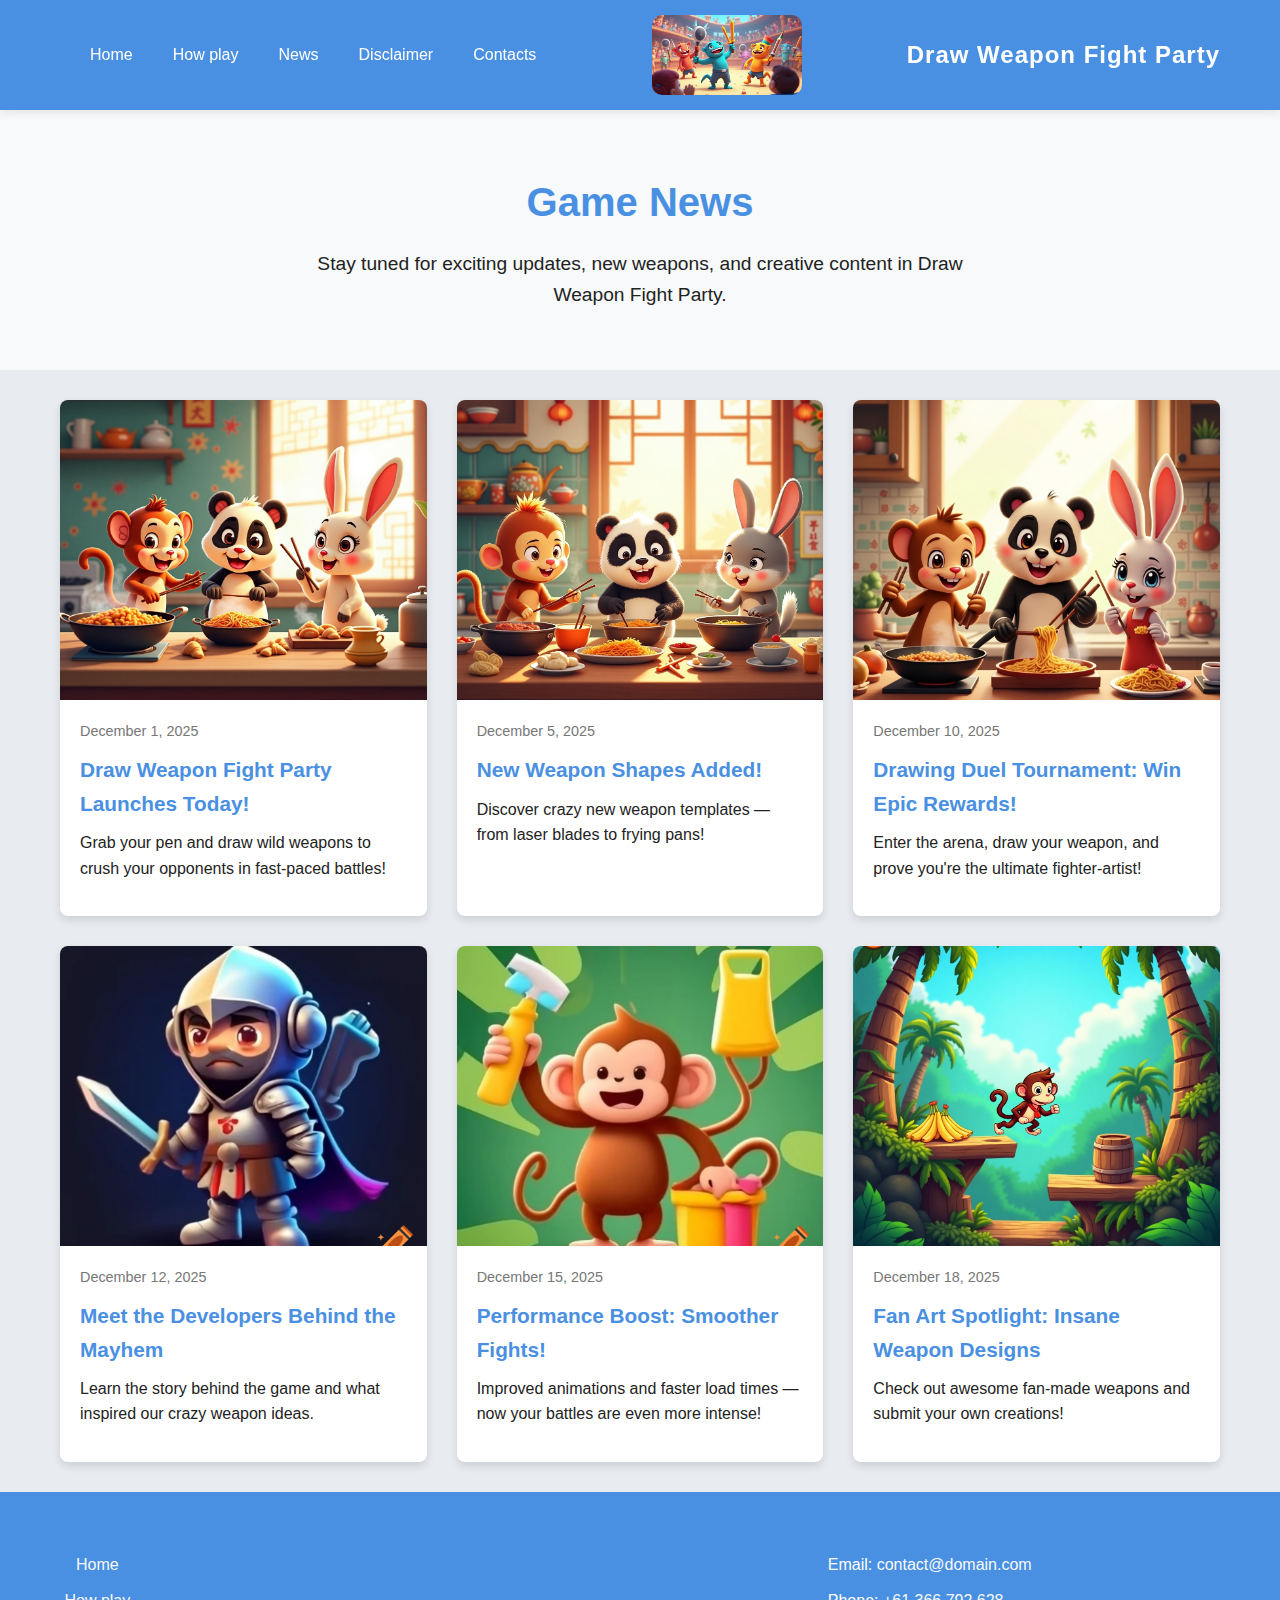
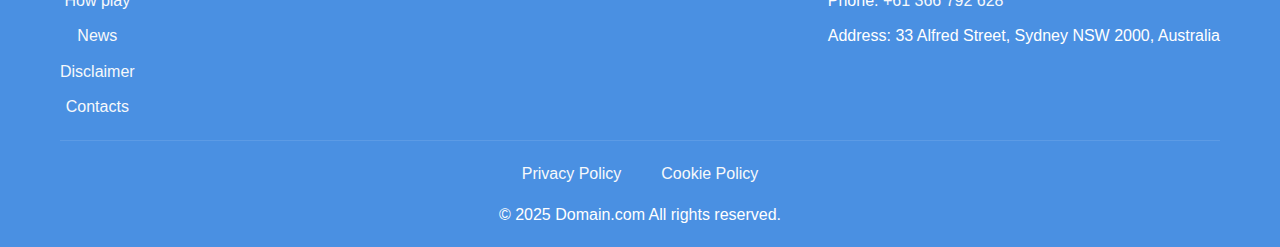
<file: news.html>
<!DOCTYPE html>
<html lang="en">
  <head>
    <meta charset="UTF-8" />
    <meta name="viewport" content="width=device-width, initial-scale=1.0" />
    <title>News - Red Ball Christmas Love Game</title>
    <meta
      name="description"
      content="Latest news and updates about Red Ball Christmas Love Game - stay informed about new features, events, and game improvements."
    />
    <meta
      name="keywords"
      content="Red Ball news, Christmas game updates, holiday game news, game updates, Red Ball Christmas"
    />

    <!-- Open Graph Tags -->
    <meta property="og:title" content="News - Red Ball Christmas Love Game" />
    <meta
      property="og:description"
      content="Latest news and updates about Red Ball Christmas Love Game - stay informed about new features, events, and game improvements."
    />
    <meta property="og:image" content="images/red-ball-christmas-og.jpg" />
    <meta property="og:url" content="https://domain.com/news.html" />
    <meta property="og:type" content="website" />

    <link rel="stylesheet" href="css/style.css" />
    <link rel="icon" href="images/favicon.ico" type="image/x-icon" />
  </head>
  <body>
    <div class="cookie-bar" id="cookieBar">
      <div class="cookie-content">
        <h3>Cookies.</h3>
        <p>
          By using this website you automatically accept that we use cookies.
          <a href="#" id="whatFor">What for?</a>
        </p>
        <button id="acceptCookies" class="btn-primary">Accept</button>
      </div>
    </div>

    <header>
      <div class="container">
        <nav>
          <div class="logo">
            <a href="./">RED BALL CHRISTMAS</a>
          </div>
          <div class="menu-toggle" id="menuToggle">
            <span></span>
            <span></span>
            <span></span>
          </div>
          <div>
            <img class="logo-img" src="./images/logo.jpg" alt="game logo" />
          </div>
          <ul class="nav-links" id="navLinks">
            <li><a href="./" class="active">Home</a></li>
            <li><a href="how-to-play.html">How play</a></li>
            <li><a href="news.html">News</a></li>
            <li><a href="disclaimer.html">Disclaimer</a></li>
            <li><a href="contacts.html">Contacts</a></li>
          </ul>
        </nav>
      </div>
    </header>

    <main>
      <section class="page-header">
        <div class="container">
          <h1>Latest News</h1>
          <p>
            Stay updated with the latest developments and announcements for Red
            Ball Christmas Love Game
          </p>
        </div>
      </section>

      <section class="news-section">
        <div class="container">
          <div class="news-grid" id="newsGrid">
            <!-- News items will be dynamically loaded from JSON -->
            <div class="news-loading">Loading news...</div>
          </div>
        </div>
      </section>
    </main>

    <footer>
      <div class="container">
        <div class="footer-content">
          <div class="footer-contact">
            <p>
              Email: <a href="mailto:contact@domain.com">contact@domain.com</a>
            </p>
            <p>Phone: <a href="tel:+61293744000">+61 2 9374 4000</a></p>
            <p>Address: 48 Liverpool St, Sydney NSW 2000, Australia</p>
          </div>
          <div class="footer-links">
            <ul>
              <li><a href="./">Home</a></li>
              <li><a href="how-to-play.html">How play</a></li>
              <li><a href="news.html">News</a></li>
              <li><a href="disclaimer.html">Disclaimer</a></li>
              <li><a href="contacts.html">Contacts</a></li>
            </ul>
          </div>
        </div>
        <div class="footer-bottom">
          <div class="policy-container">
            <a class="policy-link" href="privacy-policy.html">Privacy Policy</a
            ><a class="policy-link" href="cookie-policy.html">Cookie Policy</a>
          </div>
          <p>&copy; 2025 Red Ball Christmas Love Game. All rights reserved.</p>
        </div>
      </div>
    </footer>

    <script src="js/script.js"></script>
    <script src="js/news.js"></script>
  </body>
</html>
</file>
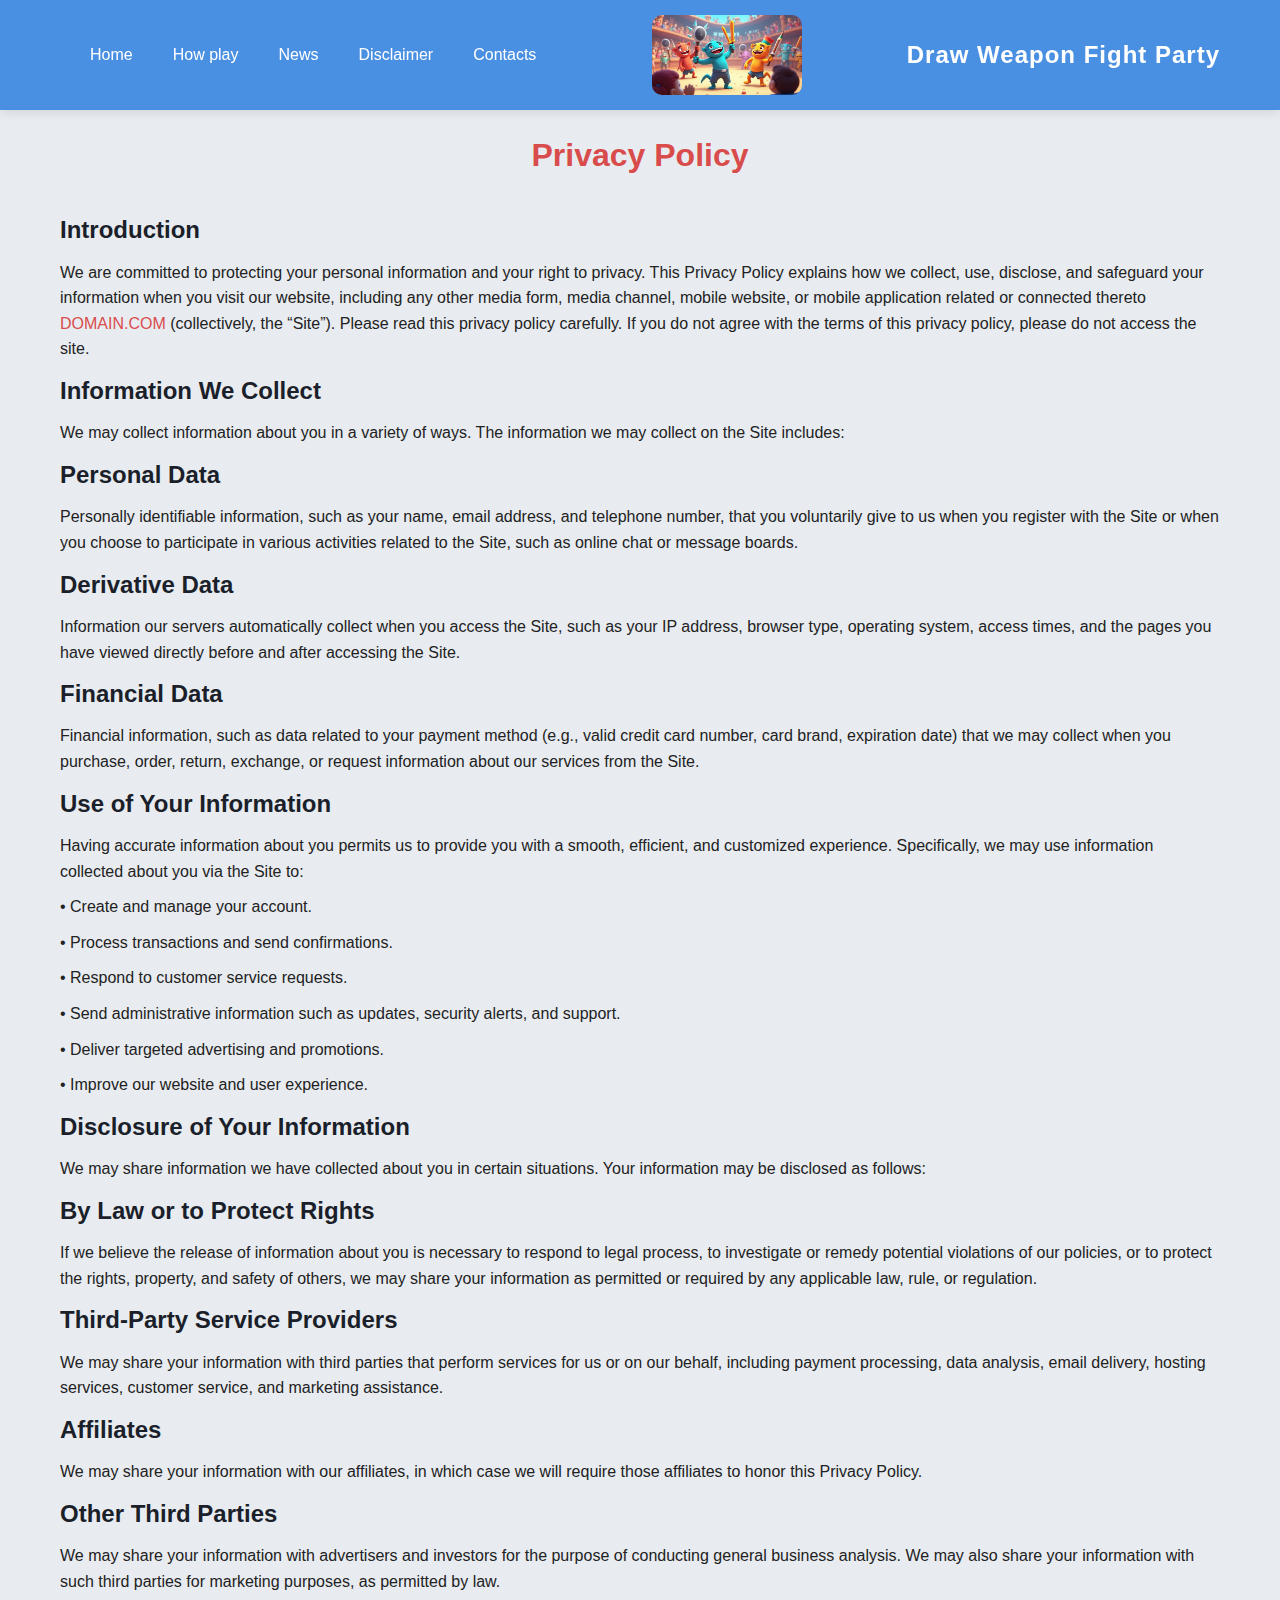
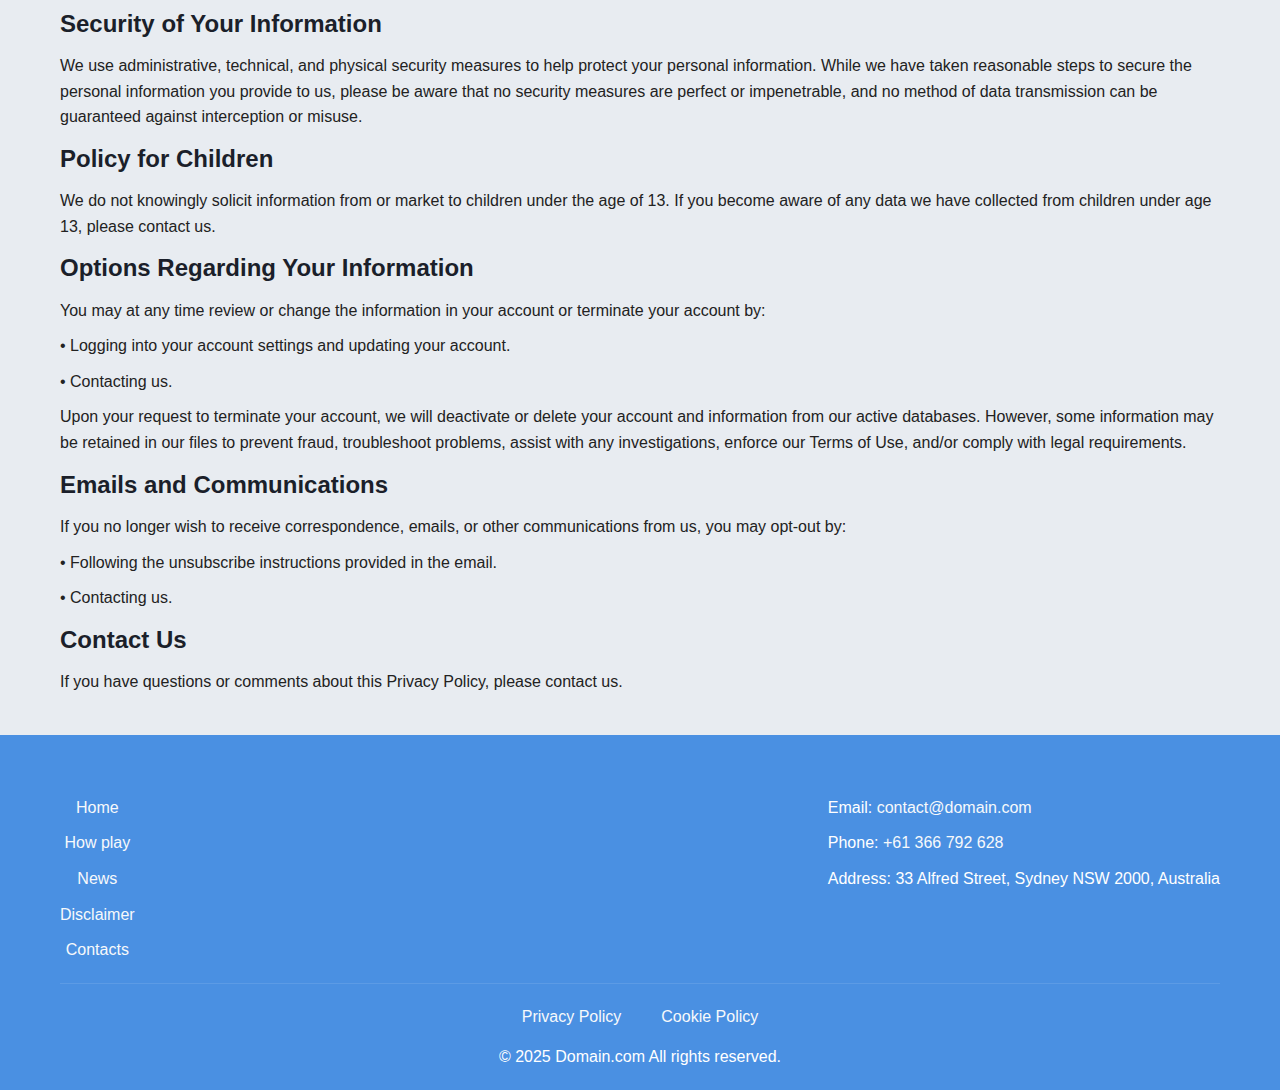
<file: privacy-policy.html>
<!DOCTYPE html>
<html lang="en">
  <head>
    <meta charset="UTF-8" />
    <meta name="viewport" content="width=device-width, initial-scale=1.0" />
    <!-- Standard Meta Tags -->
    <meta
      name="description"
      content="Read our Privacy Policy to learn how we collect, use, and protect your personal information when using our website."
    />
    <meta
      name="keywords"
      content="Privacy Policy, data protection, personal data, information security, online privacy"
    />

    <!-- Open Graph Tags -->
    <meta
      property="og:title"
      content="Privacy Policy - How We Protect Your Data"
    />
    <meta
      property="og:description"
      content="Read our Privacy Policy to learn how we collect, use, and protect your personal information when using our website."
    />
    <meta property="og:image" content="images/privacy-policy-og.jpg" />
    <meta property="og:url" content="https://domain.com/privacy-policy" />
    <meta property="og:type" content="website" />
    <link rel="stylesheet" href="css/style.css" />
    <link rel="icon" href="images/favicon.ico" type="image/x-icon" />
    <title>Privacy Policy Overview</title>
  </head>
  <body>
    <header>
      <div class="container">
        <nav>
          <div class="logo">
            <a href="./">RED BALL CHRISTMAS</a>
          </div>
          <div class="menu-toggle" id="menuToggle">
            <span></span>
            <span></span>
            <span></span>
          </div>
          <div>
            <img class="logo-img" src="./images/logo.jpg" alt="game logo" />
          </div>
          <ul class="nav-links" id="navLinks">
            <li><a href="./" class="active">Home</a></li>
            <li><a href="how-to-play.html">How play</a></li>
            <li><a href="news.html">News</a></li>
            <li><a href="disclaimer.html">Disclaimer</a></li>
            <li><a href="contacts.html">Contacts</a></li>
          </ul>
        </nav>
      </div>
    </header>

    <main class="container">
      <div class="privacy-policy">
        <h1 class="privacy-main-title">Privacy Policy</h1>
        <h2 class="privacy-title">Introduction</h2>
        <p class="privacy-text">
          We are committed to protecting your personal information and your
          right to privacy. This Privacy Policy explains how we collect, use,
          disclose, and safeguard your information when you visit our website,
          including any other media form, media channel, mobile website, or
          mobile application related or connected thereto
          <span class="privacy-accent">DOMAIN.COM</span>
          (collectively, the “Site”). Please read this privacy policy carefully.
          If you do not agree with the terms of this privacy policy, please do
          not access the site.
        </p>

        <h2 class="privacy-title">Information We Collect</h2>
        <p class="privacy-text">
          We may collect information about you in a variety of ways. The
          information we may collect on the Site includes:
        </p>

        <h2 class="privacy-title">Personal Data</h2>
        <p class="privacy-text">
          Personally identifiable information, such as your name, email address,
          and telephone number, that you voluntarily give to us when you
          register with the Site or when you choose to participate in various
          activities related to the Site, such as online chat or message boards.
        </p>

        <h2 class="privacy-title">Derivative Data</h2>
        <p class="privacy-text">
          Information our servers automatically collect when you access the
          Site, such as your IP address, browser type, operating system, access
          times, and the pages you have viewed directly before and after
          accessing the Site.
        </p>

        <h2 class="privacy-title">Financial Data</h2>
        <p class="privacy-text">
          Financial information, such as data related to your payment method
          (e.g., valid credit card number, card brand, expiration date) that we
          may collect when you purchase, order, return, exchange, or request
          information about our services from the Site.
        </p>

        <h2 class="privacy-title">Use of Your Information</h2>
        <p class="privacy-text">
          Having accurate information about you permits us to provide you with a
          smooth, efficient, and customized experience. Specifically, we may use
          information collected about you via the Site to:
        </p>
        <p class="privacy-text">• Create and manage your account.</p>
        <p class="privacy-text">
          • Process transactions and send confirmations.
        </p>
        <p class="privacy-text">• Respond to customer service requests.</p>
        <p class="privacy-text">
          • Send administrative information such as updates, security alerts,
          and support.
        </p>
        <p class="privacy-text">
          • Deliver targeted advertising and promotions.
        </p>
        <p class="privacy-text">• Improve our website and user experience.</p>

        <h2 class="privacy-title">Disclosure of Your Information</h2>
        <p class="privacy-text">
          We may share information we have collected about you in certain
          situations. Your information may be disclosed as follows:
        </p>

        <h2 class="privacy-title">By Law or to Protect Rights</h2>
        <p class="privacy-text">
          If we believe the release of information about you is necessary to
          respond to legal process, to investigate or remedy potential
          violations of our policies, or to protect the rights, property, and
          safety of others, we may share your information as permitted or
          required by any applicable law, rule, or regulation.
        </p>

        <h2 class="privacy-title">Third-Party Service Providers</h2>
        <p class="privacy-text">
          We may share your information with third parties that perform services
          for us or on our behalf, including payment processing, data analysis,
          email delivery, hosting services, customer service, and marketing
          assistance.
        </p>

        <h2 class="privacy-title">Affiliates</h2>
        <p class="privacy-text">
          We may share your information with our affiliates, in which case we
          will require those affiliates to honor this Privacy Policy.
        </p>

        <h2 class="privacy-title">Other Third Parties</h2>
        <p class="privacy-text">
          We may share your information with advertisers and investors for the
          purpose of conducting general business analysis. We may also share
          your information with such third parties for marketing purposes, as
          permitted by law.
        </p>

        <h2 class="privacy-title">Security of Your Information</h2>
        <p class="privacy-text">
          We use administrative, technical, and physical security measures to
          help protect your personal information. While we have taken reasonable
          steps to secure the personal information you provide to us, please be
          aware that no security measures are perfect or impenetrable, and no
          method of data transmission can be guaranteed against interception or
          misuse.
        </p>

        <h2 class="privacy-title">Policy for Children</h2>
        <p class="privacy-text">
          We do not knowingly solicit information from or market to children
          under the age of 13. If you become aware of any data we have collected
          from children under age 13, please contact us.
        </p>

        <h2 class="privacy-title">Options Regarding Your Information</h2>
        <p class="privacy-text">
          You may at any time review or change the information in your account
          or terminate your account by:
        </p>
        <p class="privacy-text">
          • Logging into your account settings and updating your account.
        </p>
        <p class="privacy-text">• Contacting us.</p>
        <p class="privacy-text">
          Upon your request to terminate your account, we will deactivate or
          delete your account and information from our active databases.
          However, some information may be retained in our files to prevent
          fraud, troubleshoot problems, assist with any investigations, enforce
          our Terms of Use, and/or comply with legal requirements.
        </p>

        <h2 class="privacy-title">Emails and Communications</h2>
        <p class="privacy-text">
          If you no longer wish to receive correspondence, emails, or other
          communications from us, you may opt-out by:
        </p>
        <p class="privacy-text">
          • Following the unsubscribe instructions provided in the email.
        </p>
        <p class="privacy-text">• Contacting us.</p>

        <h2 class="privacy-title">Contact Us</h2>
        <p class="privacy-text">
          If you have questions or comments about this Privacy Policy, please
          contact us.
        </p>
      </div>
    </main>
    <footer>
      <div class="container">
        <div class="footer-content">
          <div class="footer-contact">
            <p>
              Email: <a href="mailto:contact@domain.com">contact@domain.com</a>
            </p>
            <p>Phone: <a href="tel:+61293744000">+61 2 9374 4000</a></p>
            <p>Address: 48 Liverpool St, Sydney NSW 2000, Australia</p>
          </div>
          <div class="footer-links">
            <ul>
              <li><a href="./">Home</a></li>
              <li><a href="how-to-play.html">How play</a></li>
              <li><a href="news.html">News</a></li>
              <li><a href="disclaimer.html">Disclaimer</a></li>
              <li><a href="contacts.html">Contacts</a></li>
            </ul>
          </div>
        </div>
        <div class="footer-bottom">
          <div class="policy-container">
            <a class="policy-link" href="privacy-policy.html">Privacy Policy</a
            ><a class="policy-link" href="cookie-policy.html">Cookie Policy</a>
          </div>
          <p>&copy; 2025 Red Ball Christmas Love Game. All rights reserved.</p>
        </div>
      </div>
    </footer>

    <script src="js/script.js"></script>
  </body>
</html>
</file>
<file: css/style.css>
/* Reset and Base Styles */
* {
  margin: 0;
  padding: 0;
  box-sizing: border-box;
}

:root {
  --primary-color: #2d3e50; /* глубокий синий-серый */
  --secondary-color: #4a90e2; /* умеренный синий, как акцент в интерфейсе игры */
  --accent-color: linear-gradient(
    90deg,
    #f0c330,
    #fce38a
  ); /* читаемый жёлто-золотой акцент */
  --light-color: #f7f9fb; /* светлый, почти белый фон */
  --dark-color: #1b1f2a; /* тёмно-синий графит — отлично для фона и читаемого контраста */
  --gray-color: #f7f9fb; /* спокойный нейтральный серо-голубой */
  --christmas-red: #d94c4c; /* мягкий, насыщенный красный — хорошо читается */
  --christmas-green: #4caf50; /* стандартный зелёный с хорошим контрастом */
  --christmas-gold: linear-gradient(
    90deg,
    #d4af37,
    #eec97d
  ); /* приятное матовое золото */
  --text-color: #222222; /* тёмный серый — не чёрный, но отлично читается */
  --background-color: #e8ecf1; /* спокойный фон с лёгкой синевой, не режет глаз */
  --border-radius: 8px;
  --box-shadow: 0 4px 8px rgba(0, 0, 0, 0.12); /* мягкая тень */
  --transition: all 0.3s ease-out;
}

body {
  font-family: "Arial", sans-serif;
  line-height: 1.6;
  color: var(--text-color);
  background-color: var(--background-color);
}

a {
  text-decoration: none;
  color: var(--primary-color);
  transition: var(--transition);
}

a:hover {
  color: var(--secondary-color);
}

ul {
  list-style: none;
}

img {
  max-width: 100%;
  height: auto;
  display: block;
}

.container {
  width: 100%;
  max-width: 1200px;
  margin: 0 auto;
  padding: 0 20px;
}

.btn-primary {
  display: inline-block;
  background-color: var(--primary-color);
  color: white;
  padding: 10px 20px;
  border: none;
  border-radius: var(--border-radius);
  cursor: pointer;
  transition: var(--transition);
  font-weight: bold;
  text-align: center;
}

.btn-primary:hover {
  background-color: var(--christmas-red);
  transform: translateY(-2px);
}

.section-title {
  text-align: center;
  margin-bottom: 40px;
  color: var(--secondary-color);
  font-size: 2.5rem;
  position: relative;
  padding-bottom: 15px;
}

.section-title::after {
  content: "";
  position: absolute;
  bottom: 0;
  left: 50%;
  transform: translateX(-50%);
  width: 80px;
  height: 4px;
  background-color: var(--primary-color);
}

/* Header Styles */
header {
  background-color: var(--secondary-color);
  color: white;
  padding: 15px 0;
  position: sticky;
  top: 0;
  z-index: 100;
  box-shadow: 0 2px 10px rgba(0, 0, 0, 0.1);
}

nav {
  display: flex;
  justify-content: space-between;
  flex-direction: row-reverse;
  align-items: center;
  gap: 15px;
}

.logo {
  display: none;

  @media (min-width: 1020px) {
    display: block;
  }
}

.logo a {
  color: white;
  font-size: 1.5rem;
  font-weight: bold;
  letter-spacing: 1px;
}

.logo-img {
  object-fit: cover;
  border-radius: 10px;
  height: 80px;
  width: 150px;
}

.nav-links {
  display: flex;
}

.nav-links li {
  margin-left: 20px;
}

.nav-links a {
  color: white;
  font-weight: 500;
  padding: 5px 10px;
  border-radius: var(--border-radius);
}

.nav-links a:hover {
  color: #f0c330;
}

.domain-name a {
  color: var(--christmas-gold);
  font-weight: bold;
}

.menu-toggle {
  display: none;
  flex-direction: column;
  cursor: pointer;
}

.menu-toggle span {
  width: 25px;
  height: 3px;
  background-color: white;
  margin: 3px 0;
  transition: var(--transition);
}

/* Hero Section */
.hero {
  padding: 40px 0;
  background: linear-gradient(to bottom, #f8f9fa, #e9ecef);
}

.hero-content {
  display: flex;
  align-items: center;
  flex-direction: column;
  gap: 40px;
}

.hero-text {
  flex: 1;
}

.hero-image {
  width: 600px;
  height: 440px;
  object-fit: cover;
  object-position: center;
  border-radius: var(--border-radius);
  box-shadow: var(--box-shadow);
  margin: 0 auto;
  margin-bottom: 20px;
}

.game-title {
  font-size: 3rem;
  text-align: center;
  color: var(--primary-color);
  margin-bottom: 20px;
}

.game-subtitle {
  font-size: 2rem;
  color: var(--secondary-color);
  margin-bottom: 15px;
}

.game-tagline {
  font-size: 1.2rem;
  color: var(--christmas-green);
  margin-bottom: 20px;
  font-weight: bold;
}

.game-description {
  font-size: 1.1rem;
  margin-bottom: 30px;
  color: var(--text-color);
}

/* Game Section */
.game-section {
  padding: 60px 0;
  background-color: var(--light-color);
}

.game-container {
  width: 100%;
  max-width: 900px;
  margin: 0 auto;
  aspect-ratio: 16 / 9;
  border-radius: var(--border-radius);
  overflow: hidden;
  box-shadow: var(--box-shadow);
}

#gameFrame {
  width: 100%;
  height: 100%;
  border: none;
}

/* How to Play Section */
.how-to-play {
  padding: 80px 0;
  background-color: white;
}

.steps-container {
  display: grid;
  grid-template-columns: repeat(auto-fit, minmax(200px, 1fr));
  gap: 30px;
}

.step {
  text-align: center;
  padding: 30px 20px;
  background-color: var(--light-color);
  border-radius: var(--border-radius);
  box-shadow: var(--box-shadow);
  transition: var(--transition);
}

.step:hover {
  transform: translateY(-10px);
}

.step-number {
  width: 50px;
  height: 50px;
  background-color: var(--primary-color);
  color: white;
  border-radius: 50%;
  display: flex;
  align-items: center;
  justify-content: center;
  margin: 0 auto 20px;
  font-size: 1.5rem;
  font-weight: bold;
}

.step h3 {
  font-size: 16px;
  margin-bottom: 15px;
  color: var(--secondary-color);
}

/* Features Section */
.features {
  padding: 80px 0;
  background-color: var(--light-color);
}

.features-grid {
  display: grid;
  grid-template-columns: repeat(auto-fit, minmax(400px, 1fr));
  gap: 30px;
}

.feature {
  background-color: white;
  border-radius: var(--border-radius);
  overflow: hidden;
  box-shadow: var(--box-shadow);
  transition: var(--transition);
}

.feature:hover {
  transform: translateY(-5px);
  box-shadow: 0 10px 20px rgba(0, 0, 0, 0.1);
}

.feature img {
  width: 100%;
  height: 350px;
  object-fit: cover;
}

.feature h3 {
  padding: 20px 20px 10px;
  color: var(--secondary-color);
}

.feature p {
  padding: 0 20px 20px;
  color: var(--text-color);
}

/* Footer Styles */
footer {
  background-color: var(--secondary-color);
  color: white;
  padding: 60px 0 20px;
}

.footer-content {
  display: flex;
  justify-content: space-between;
  gap: 40px;
  margin-bottom: 20px;
  direction: rtl;
  text-align: left;
}

.footer-logo a {
  color: white;
  font-size: 1.5rem;
  font-weight: bold;
}

.footer-links ul {
  display: flex;
  flex-direction: column;
  align-items: center;
  gap: 10px;
}

.footer-links a {
  color: var(--gray-color);
}

.footer-links a:hover {
  color: #f0c330;
}

.footer-contact p {
  margin-bottom: 10px;
}

.footer-contact a {
  color: var(--gray-color);
}

.footer-bottom {
  display: flex;
  flex-direction: column;
  align-items: center;
  gap: 15px;
  padding-top: 20px;
  border-top: 1px solid rgba(255, 255, 255, 0.1);
}

/* Cookie Bar */
.cookie-bar {
  position: fixed;
  bottom: 20px;
  left: 20px;
  background-color: #7b68ee;
  color: white;
  padding: 20px;
  border-radius: var(--border-radius);
  z-index: 1000;
  max-width: 300px;
  box-shadow: var(--box-shadow);
  display: none;
}

.cookie-bar.show {
  display: block;
  animation: slideIn 0.5s forwards;
}

.cookie-content h3 {
  margin-bottom: 10px;
}

.cookie-content p {
  margin-bottom: 15px;
}

.cookie-content a {
  color: white;
  text-decoration: underline;
}

/* Form Styles */
.form-group {
  margin-bottom: 20px;
}

.form-group label {
  display: block;
  margin-bottom: 5px;
  font-weight: bold;
}

.form-group input,
.form-group textarea {
  width: 100%;
  padding: 10px;
  border: 1px solid #ddd;
  border-radius: var(--border-radius);
  font-family: inherit;
}

.form-group textarea {
  min-height: 120px;
  resize: vertical;
}

/* Page Header */
.page-header {
  background-color: var(--light-color);
  padding: 60px 0;
  text-align: center;
}

.page-header h1 {
  font-size: 2.5rem;
  color: var(--secondary-color);
  margin-bottom: 15px;
}

.page-header p {
  font-size: 1.2rem;
  max-width: 700px;
  margin: 0 auto;
  color: var(--text-color);
}

/* News Page Styles */
.news-section {
  padding-top: 30px;
  margin-bottom: 30px;
}

.news-filter {
  display: flex;
  justify-content: center;
  flex-wrap: wrap;
  gap: 15px;
  margin-bottom: 40px;
}

.filter-btn {
  padding: 8px 20px;
  background-color: var(--light-color);
  border: none;
  border-radius: var(--border-radius);
  cursor: pointer;
  transition: var(--transition);
  font-weight: 500;
}

.filter-btn:hover,
.filter-btn.active {
  background-color: var(--primary-color);
  color: white;
}

.news-grid {
  display: grid;
  grid-template-columns: repeat(auto-fill, minmax(300px, 1fr));
  gap: 30px;
}

.news-item {
  background-color: white;
  border-radius: var(--border-radius);
  overflow: hidden;
  box-shadow: var(--box-shadow);
  transition: var(--transition);
}

.news-item:hover {
  transform: translateY(-5px);
  box-shadow: 0 10px 20px rgba(0, 0, 0, 0.1);
}

.news-image {
  height: 300px;
  overflow: hidden;
}

.news-image img {
  width: 100%;
  height: 100%;
  object-fit: cover;
  transition: var(--transition);
}

.news-item:hover .news-image img {
  transform: scale(1.05);
}

.news-content {
  padding: 20px;
}

.news-date {
  font-size: 0.9rem;
  color: #777;
  margin-bottom: 10px;
}

.news-title {
  font-size: 1.3rem;
  margin-bottom: 10px;
  color: var(--secondary-color);
}

.news-excerpt {
  margin-bottom: 15px;
  color: var(--text-color);
}

.news-category {
  display: inline-block;
  padding: 5px 10px;
  background-color: var(--light-color);
  border-radius: 20px;
  font-size: 0.8rem;
  color: var(--secondary-color);
}

.news-loading {
  grid-column: 1 / -1;
  text-align: center;
  padding: 40px;
  font-size: 1.2rem;
  color: #777;
}

/* Disclaimer Page Styles */

.disclaimer-content {
  padding-top: 40px;
  max-width: 800px;
  margin: 0 auto;
}

.disclaimer-item {
  margin-bottom: 40px;
}

.disclaimer-item h2 {
  margin-bottom: 15px;
  color: var(--secondary-color);
}

.disclaimer-item p {
  margin-bottom: 10px;
}

.pagination {
  display: flex;
  justify-content: center;
  margin-top: 40px;
  gap: 10px;
}

.page-btn {
  width: 40px;
  height: 40px;
  display: flex;
  align-items: center;
  justify-content: center;
  border-radius: 50%;
  background-color: var(--light-color);
  border: none;
  cursor: pointer;
  transition: var(--transition);
}

.page-btn:hover,
.page-btn.active {
  background-color: var(--primary-color);
  color: white;
}

/* Contact Page Styles */

.contact-section {
  padding-top: 40px;
  padding-bottom: 40px;
}

.contact-grid {
  display: flex;
  justify-content: space-between;
  flex-direction: row-reverse;
  gap: 40px;

  @media (max-width: 768px) {
    flex-direction: column-reverse;
  }
}

.contact-info {
  background-color: var(--light-color);
  padding: 30px;
  border-radius: var(--border-radius);
}

.contact-info h2 {
  margin-bottom: 30px;
  color: var(--secondary-color);
}

.contact-item {
  margin-bottom: 25px;
}

.contact-item h3 {
  margin-bottom: 10px;
  color: var(--primary-color);
}

.contact-form-container {
  flex-grow: 1;
  background-color: white;
  padding: 30px;
  border-radius: var(--border-radius);
  box-shadow: var(--box-shadow);
}

.contact-form-container h2 {
  margin-bottom: 30px;
  color: var(--secondary-color);
}

.map-section {
  padding: 60px 0;
  background-color: var(--light-color);
}

.map-section h2 {
  text-align: center;
  margin-bottom: 30px;
  color: var(--secondary-color);
}

.map-container {
  border-radius: var(--border-radius);
  overflow: hidden;
  box-shadow: var(--box-shadow);
}

/* How to Play Page Styles */

.instructions-main-title {
  text-align: center;
}

.instructions-grid {
  display: grid;
  grid-template-columns: 2fr 1fr;
  gap: 40px;
}

.instructions-item {
  margin-bottom: 40px;
}

.instructions-item h2 {
  margin-bottom: 20px;
  color: var(--secondary-color);
}

.controls-grid {
  display: grid;
  grid-template-columns: repeat(auto-fill, minmax(120px, 1fr));
  gap: 20px;
}

.control {
  text-align: center;
}

.key-icon {
  width: 60px;
  height: 60px;
  background-color: var(--secondary-color);
  color: white;
  border-radius: 8px;
  display: flex;
  align-items: center;
  justify-content: center;
  margin: 0 auto 10px;
  font-size: 1.2rem;
  font-weight: bold;
}

.elements-grid {
  display: grid;
  grid-template-columns: repeat(auto-fill, minmax(300px, 1fr));
  gap: 20px;
}

.instructions-content {
  padding-top: 40px;
}

.element {
  background-color: var(--light-color);
  border-radius: var(--border-radius);
  overflow: hidden;
  padding-bottom: 15px;
}

.element img {
  width: 100%;
  height: 230px;
  object-fit: cover;
}

.element h3 {
  padding: 15px 15px 5px;
  color: var(--secondary-color);
}

.element p {
  padding: 0 15px;
  font-size: 0.9rem;
}

.tips-list li {
  margin-bottom: 10px;
  position: relative;
  padding-left: 25px;
}

.tips-list li::before {
  content: "✓";
  position: absolute;
  left: 0;
  color: var(--accent-color);
  font-weight: bold;
}

.instructions-sidebar {
  background-color: var(--light-color);
  padding: 30px;
  border-radius: var(--border-radius);
  height: fit-content;
  border-top: 1px solid var(--secondary-color);
  border-bottom: 1px solid var(--secondary-color);
}

.sidebar-item {
  margin-bottom: 30px;
}

.sidebar-item:last-child {
  margin-bottom: 0;
}

.sidebar-item h3 {
  margin-bottom: 15px;
  color: var(--secondary-color);
  border-bottom: 2px solid var(--primary-color);
  padding-bottom: 8px;
}

.sidebar-item ul li {
  margin-bottom: 10px;
}

.video-section {
  padding: 60px 0;
  background-color: var(--light-color);
}

.video-section h2 {
  text-align: center;
  margin-bottom: 30px;
  color: var(--secondary-color);
}

.video-container {
  border-radius: var(--border-radius);
  overflow: hidden;
  box-shadow: var(--box-shadow);
}

/* Animations */
@keyframes slideIn {
  from {
    transform: translateY(100px);
    opacity: 0;
  }
  to {
    transform: translateY(0);
    opacity: 1;
  }
}

@keyframes fadeIn {
  from {
    opacity: 0;
  }
  to {
    opacity: 1;
  }
}

/* Responsive Styles */
@media (max-width: 992px) {
  .hero-content {
    flex-direction: column;
  }

  .instructions-grid {
    grid-template-columns: 1fr;
  }
}

@media (max-width: 768px) {
  .menu-toggle {
    display: flex;
  }

  .nav-links {
    position: fixed;
    top: 109px;
    left: -100%;
    width: 100%;
    height: 100%;
    background-color: var(--secondary-color);
    flex-direction: column;
    align-items: center;
    justify-content: center;
    gap: 15px;
    transition: var(--transition);
  }

  .nav-links.active {
    left: 0;
  }

  .nav-links li {
    margin: 15px 0;
  }

  .domain-name {
    display: none;
  }

  .game-title {
    font-size: 2.2rem;
  }

  .game-subtitle {
    font-size: 1.5rem;
  }

  .section-title {
    font-size: 2rem;
  }

  .footer-content {
    grid-template-columns: 1fr;
    text-align: center;
  }
}

@media (max-width: 576px) {
  .steps-container {
    grid-template-columns: 1fr;
  }

  .features-grid {
    grid-template-columns: 1fr;
  }

  .news-grid {
    grid-template-columns: 1fr;
  }

  .contact-grid {
    grid-template-columns: 1fr;
  }

  .footer-logo {
    display: none;
  }
}

/* Policy */

.policy-container {
  display: flex;
  gap: 20px;

  @media (min-width: 768px) {
    gap: 40px;
  }
}

.policy-link {
  color: var(--light-color);
  transition: color 0.5s cubic-bezier(0.075, 0.82, 0.165, 1);
  &:hover {
    color: #f0c330;
  }
}

/* Policy page */

.privacy-policy {
  padding: 20px 0;
}

.privacy-main-title {
  color: var(--christmas-red);
  margin-bottom: 30px;
  text-align: center;
}

.privacy-title {
  color: var(--dark-color);
  margin-bottom: 10px;
}

.privacy-text {
  color: var(--text-color);
  margin-bottom: 10px;
}

.privacy-text:last-child {
  margin-bottom: 20px;
}

.privacy-accent {
  color: var(--christmas-red);
}

.cookie-policy {
  padding: 20px 0;
}
.cookie-main-title {
  color: var(--christmas-red);
  margin-bottom: 30px;
  text-align: center;
}
.cookie-title {
  color: var(--dark-color);
  margin-bottom: 10px;
}
.cookie-text {
  color: var(--text-color);
  margin-bottom: 10px;
}
.cookie-accent {
  color: var(--christmas-red);
}
</file>
